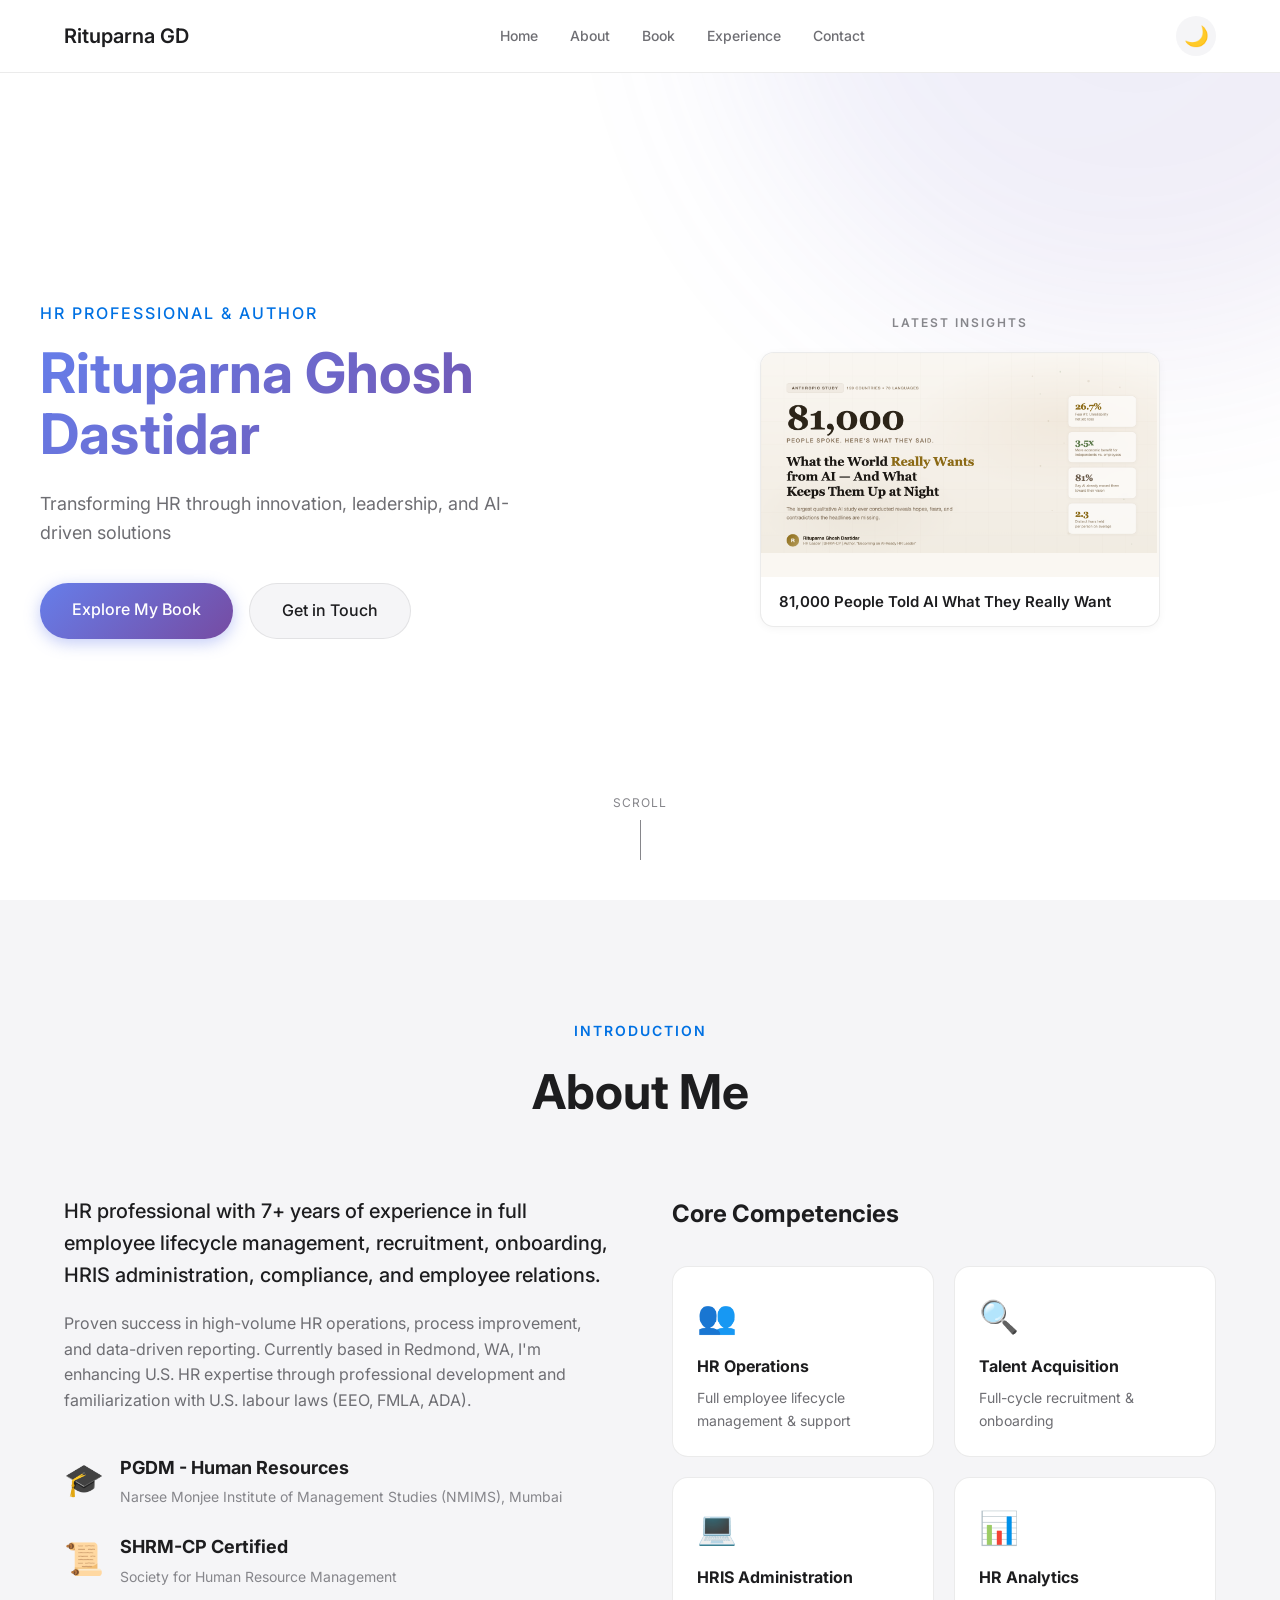
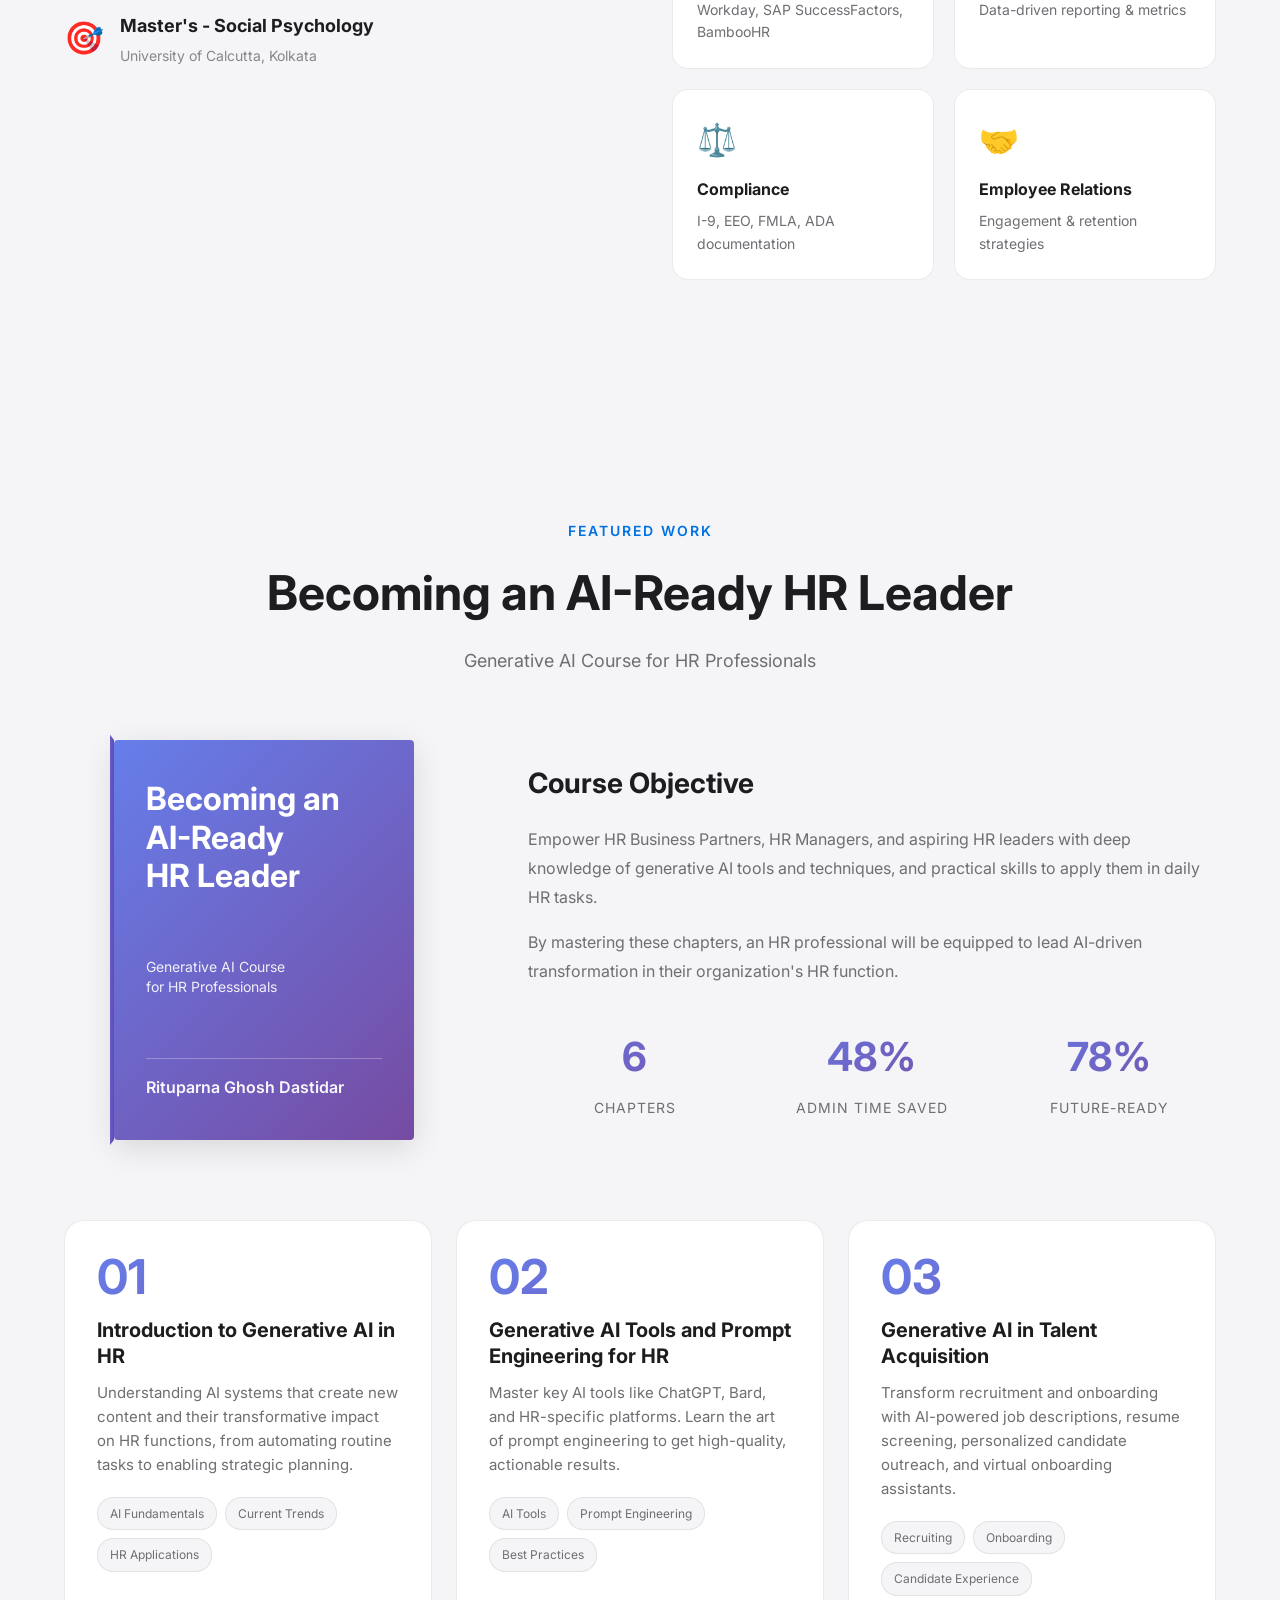
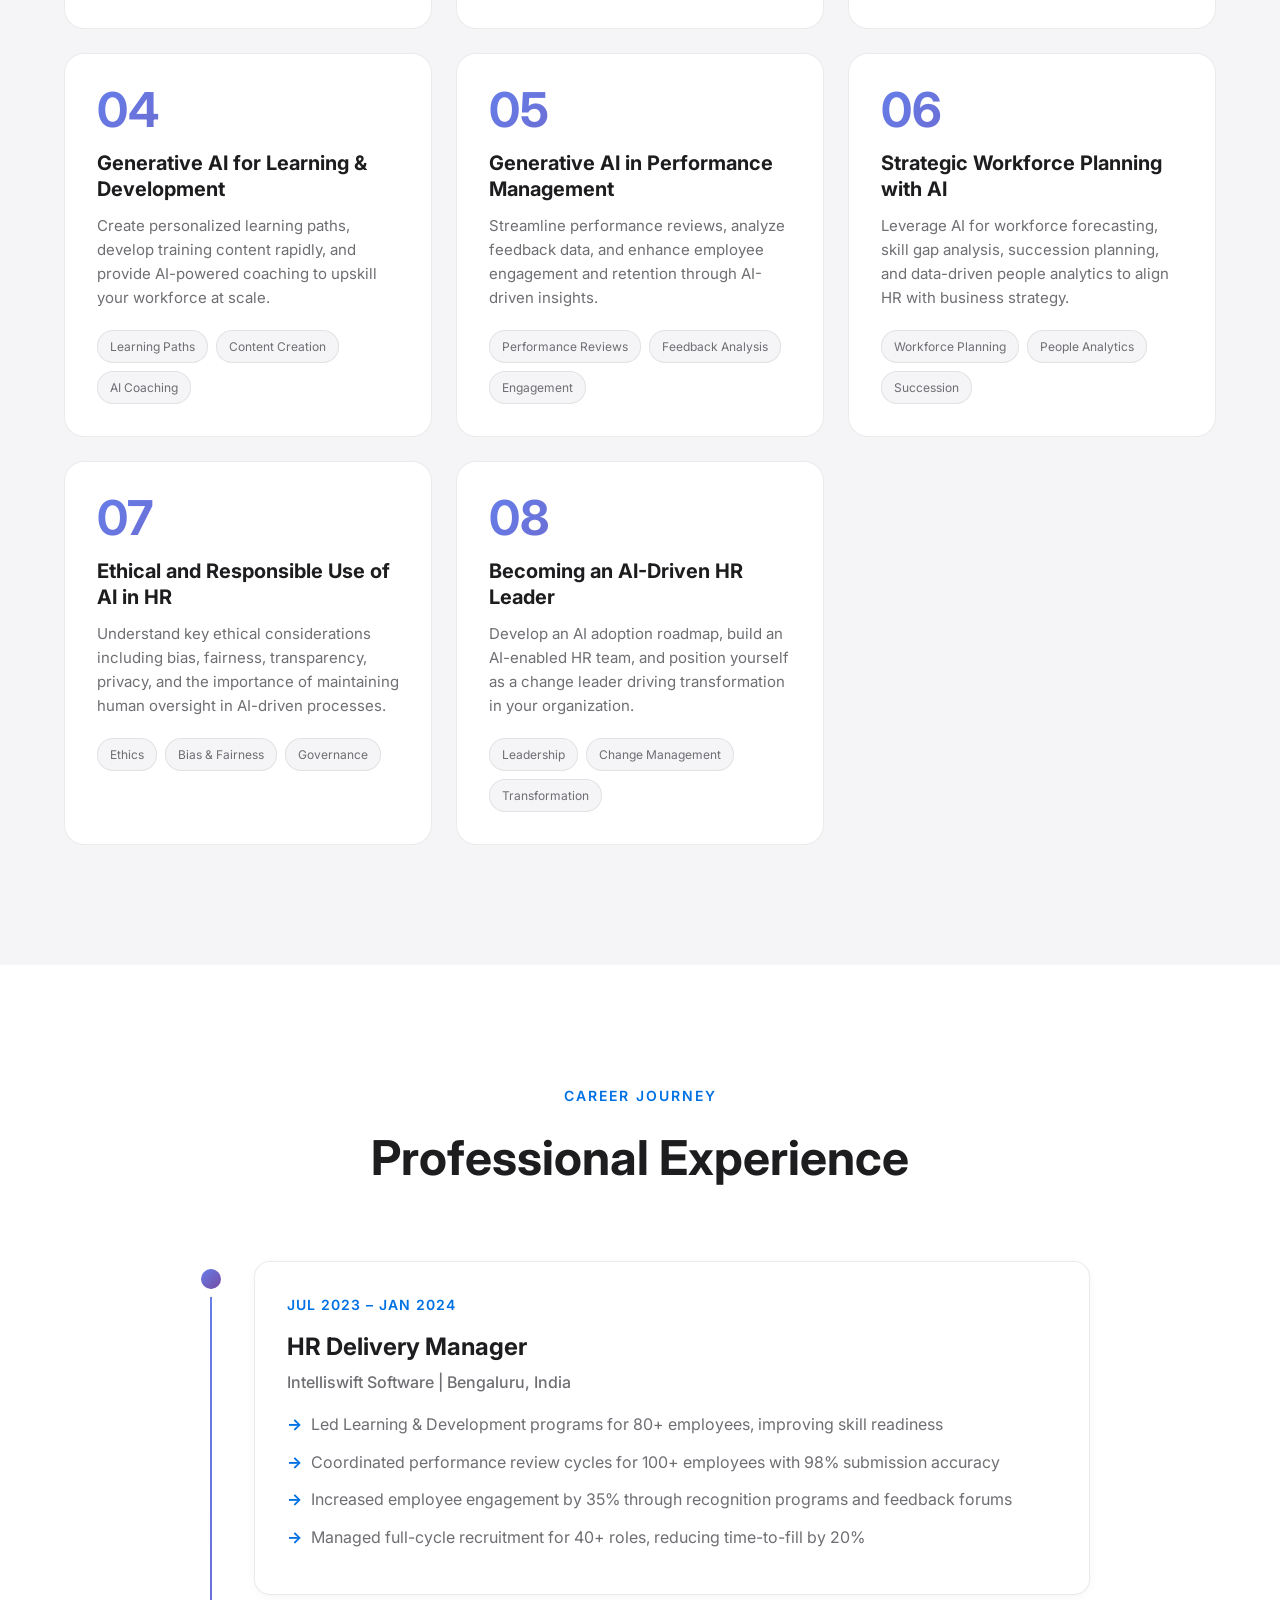
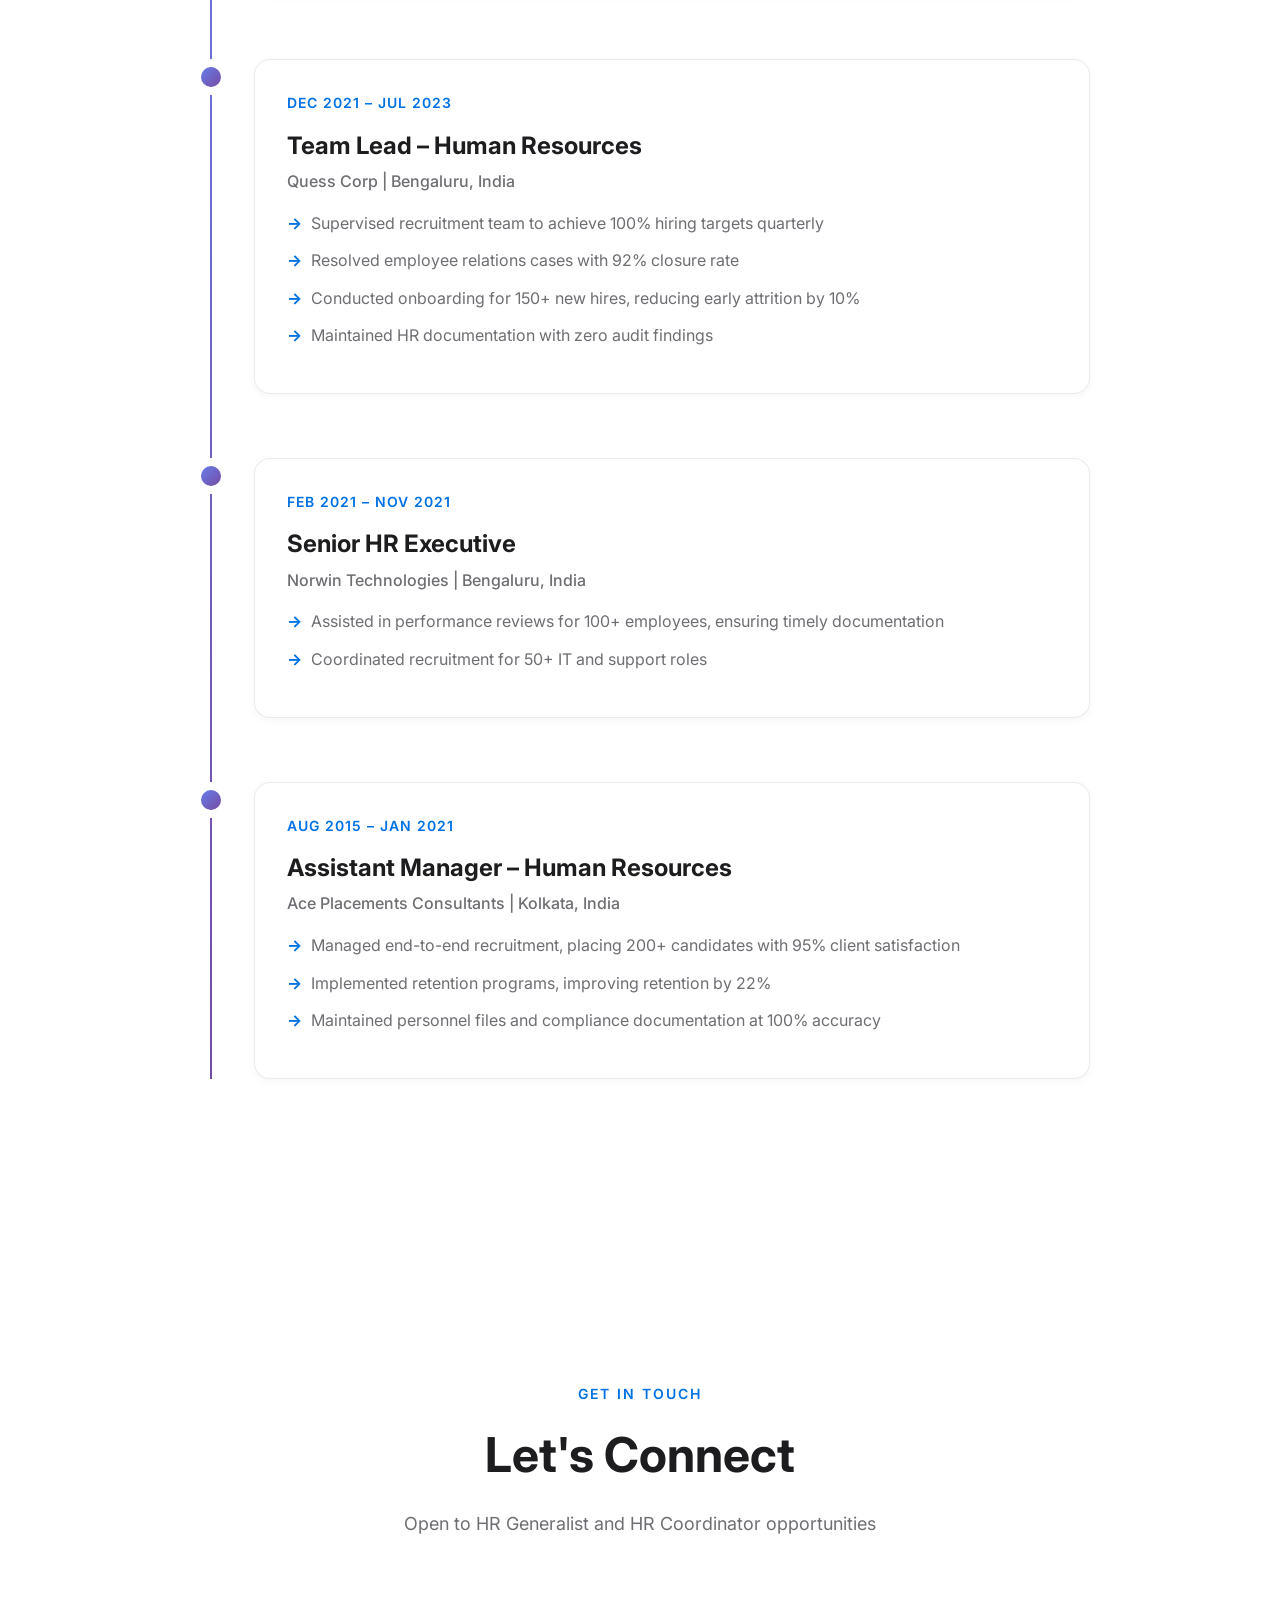
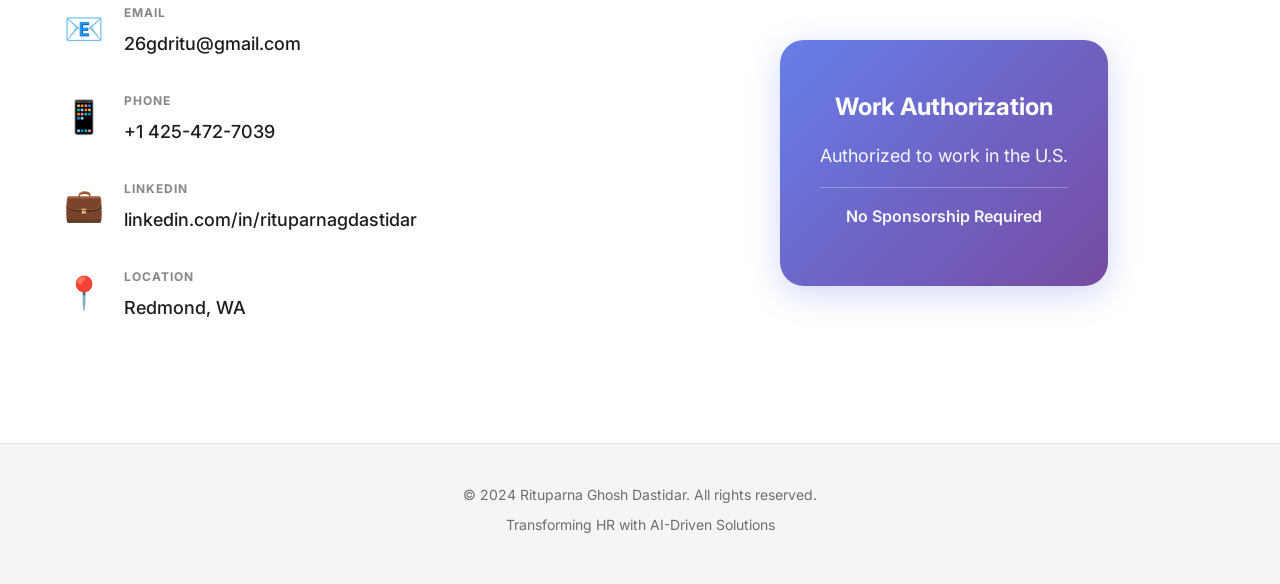
<file: index.html>
<!DOCTYPE html>
<html lang="en">
<head>
    <meta charset="UTF-8">
    <meta name="viewport" content="width=device-width, initial-scale=1.0">

    <!-- SEO Meta Tags -->
    <title>Rituparna Ghosh Dastidar | HR Professional & AI HR Leader Author</title>
    <meta name="description" content="Rituparna Ghosh Dastidar - HR Professional with 7+ years experience in talent acquisition, HRIS, and employee relations. Author of 'Becoming an AI-Ready HR Leader' book. SHRM-CP certified. Based in Redmond, WA.">
    <meta name="keywords" content="Rituparna Ghosh Dastidar, HR Professional, Human Resources, AI HR Leader, SHRM-CP, Talent Acquisition, HRIS, Workday, SAP SuccessFactors, HR Generalist, Redmond WA, Generative AI HR">
    <meta name="author" content="Rituparna Ghosh Dastidar">
    <meta name="robots" content="index, follow">
    <meta name="google-site-verification" content="XoSeFpcUNCn0x66uq65jvZkTR_rbzW-XODYYeWbk71E" />
    <link rel="canonical" href="https://26gdritu.github.io/ritu-ai-hr-leader/">

    <!-- Open Graph / Facebook -->
    <meta property="og:type" content="website">
    <meta property="og:url" content="https://26gdritu.github.io/ritu-ai-hr-leader/">
    <meta property="og:title" content="Rituparna Ghosh Dastidar | HR Professional & AI HR Leader Author">
    <meta property="og:description" content="HR Professional with 7+ years experience. Author of 'Becoming an AI-Ready HR Leader'. SHRM-CP certified. Expertise in talent acquisition, HRIS, and employee relations.">
    <meta property="og:site_name" content="Rituparna Ghosh Dastidar Portfolio">

    <!-- Twitter -->
    <meta property="twitter:card" content="summary_large_image">
    <meta property="twitter:url" content="https://26gdritu.github.io/ritu-ai-hr-leader/">
    <meta property="twitter:title" content="Rituparna Ghosh Dastidar | HR Professional & AI HR Leader Author">
    <meta property="twitter:description" content="HR Professional with 7+ years experience. Author of 'Becoming an AI-Ready HR Leader'. SHRM-CP certified.">

    <!-- LinkedIn -->
    <meta property="og:linkedin:profile" content="https://www.linkedin.com/in/rituparnagdastidar/">

    <link rel="stylesheet" href="styles.css">
    <link rel="preconnect" href="https://fonts.googleapis.com">
    <link rel="preconnect" href="https://fonts.gstatic.com" crossorigin>
    <link href="https://fonts.googleapis.com/css2?family=Inter:wght@300;400;500;600;700&display=swap" rel="stylesheet">

    <!-- Structured Data for AI & Search Engines -->
    <script type="application/ld+json">
    {
      "@context": "https://schema.org",
      "@graph": [
        {
          "@type": "Person",
          "@id": "https://26gdritu.github.io/ritu-ai-hr-leader/#person",
          "name": "Rituparna Ghosh Dastidar",
          "jobTitle": "HR Professional",
          "description": "HR Professional with 7+ years of experience in talent acquisition, HRIS administration, and employee relations. SHRM-CP certified.",
          "url": "https://26gdritu.github.io/ritu-ai-hr-leader/",
          "email": "26gdritu@gmail.com",
          "telephone": "+1-425-472-7039",
          "address": {
            "@type": "PostalAddress",
            "addressLocality": "Redmond",
            "addressRegion": "WA",
            "addressCountry": "US"
          },
          "hasCredential": {
            "@type": "EducationalOccupationalCredential",
            "name": "SHRM-CP",
            "credentialCategory": "certification"
          },
          "sameAs": ["https://www.linkedin.com/in/rituparnagdastidar/"],
          "knowsAbout": ["Human Resources", "Talent Acquisition", "HRIS", "Workday", "SAP SuccessFactors", "Generative AI in HR"]
        },
        {
          "@type": "Book",
          "name": "Becoming an AI-Ready HR Leader: Generative AI Course for HR Professionals",
          "author": {"@id": "https://26gdritu.github.io/ritu-ai-hr-leader/#person"},
          "description": "Comprehensive course empowering HR professionals with deep knowledge of generative AI tools and practical skills for daily HR tasks.",
          "about": ["Generative AI", "Human Resources", "HR Technology", "Talent Management"],
          "keywords": "AI in HR, Generative AI, HR Technology, HR Leadership"
        }
      ]
    }
    </script>
</head>
<body>
    <!-- Navigation -->
    <nav class="navbar" id="navbar">
        <div class="nav-container">
            <div class="nav-logo">Rituparna GD</div>
            <div class="nav-links">
                <a href="#home" class="nav-link">Home</a>
                <a href="#about" class="nav-link">About</a>
                <a href="#book" class="nav-link">Book</a>
                <a href="#experience" class="nav-link">Experience</a>
                <a href="#contact" class="nav-link">Contact</a>
            </div>
            <button class="theme-toggle" id="themeToggle" aria-label="Toggle theme">
                <span class="sun-icon">☀️</span>
                <span class="moon-icon">🌙</span>
            </button>
            <button class="mobile-menu-btn" id="mobileMenuBtn">
                <span></span>
                <span></span>
                <span></span>
            </button>
        </div>
    </nav>

    <!-- Hero Section -->
    <section class="hero" id="home">
        <div class="hero-split">
            <div class="hero-content fade-in">
                <p class="hero-subtitle">HR Professional & Author</p>
                <h1 class="hero-title">Rituparna Ghosh Dastidar</h1>
                <p class="hero-description">Transforming HR through innovation, leadership, and AI-driven solutions</p>
                <div class="hero-buttons">
                    <a href="#book" class="btn btn-primary">Explore My Book</a>
                    <a href="#contact" class="btn btn-secondary">Get in Touch</a>
                </div>
            </div>
            <div class="hero-posts fade-in">
                <div class="hero-posts-label">Latest Insights</div>
                <div class="hero-posts-grid" id="heroPostsGrid">
                    <a href="posts.html#anthropic-81k" class="hero-post-card">
                        <img src="weekly-content/anthropic-81k-cover.png" alt="81,000 People Told AI What They Really Want" class="hero-post-thumb">
                        <h4 class="hero-post-title">81,000 People Told AI What They Really Want</h4>
                    </a>
                    <!-- Add more posts here. Max 4 thumbnails. Grid auto-adapts. -->
                </div>
            </div>
        </div>
        <div class="scroll-indicator">
            <span>Scroll</span>
            <div class="scroll-line"></div>
        </div>
    </section>

    <!-- About Section -->
    <section class="about" id="about">
        <div class="container">
            <div class="section-header">
                <span class="section-label">Introduction</span>
                <h2 class="section-title">About Me</h2>
            </div>
            <div class="about-content">
                <div class="about-text">
                    <p class="lead-text">HR professional with 7+ years of experience in full employee lifecycle management, recruitment, onboarding, HRIS administration, compliance, and employee relations.</p>
                    <p>Proven success in high-volume HR operations, process improvement, and data-driven reporting. Currently based in Redmond, WA, I'm enhancing U.S. HR expertise through professional development and familiarization with U.S. labour laws (EEO, FMLA, ADA).</p>
                    <div class="credentials">
                        <div class="credential-item">
                            <div class="credential-icon">🎓</div>
                            <div>
                                <h4>PGDM - Human Resources</h4>
                                <p>Narsee Monjee Institute of Management Studies (NMIMS), Mumbai</p>
                            </div>
                        </div>
                        <div class="credential-item">
                            <div class="credential-icon">📜</div>
                            <div>
                                <h4>SHRM-CP Certified</h4>
                                <p>Society for Human Resource Management</p>
                            </div>
                        </div>
                        <div class="credential-item">
                            <div class="credential-icon">🎯</div>
                            <div>
                                <h4>Master's - Social Psychology</h4>
                                <p>University of Calcutta, Kolkata</p>
                            </div>
                        </div>
                    </div>
                </div>
                <div class="about-skills">
                    <h3>Core Competencies</h3>
                    <div class="skills-grid">
                        <div class="skill-card">
                            <div class="skill-icon">👥</div>
                            <h4>HR Operations</h4>
                            <p>Full employee lifecycle management & support</p>
                        </div>
                        <div class="skill-card">
                            <div class="skill-icon">🔍</div>
                            <h4>Talent Acquisition</h4>
                            <p>Full-cycle recruitment & onboarding</p>
                        </div>
                        <div class="skill-card">
                            <div class="skill-icon">💻</div>
                            <h4>HRIS Administration</h4>
                            <p>Workday, SAP SuccessFactors, BambooHR</p>
                        </div>
                        <div class="skill-card">
                            <div class="skill-icon">📊</div>
                            <h4>HR Analytics</h4>
                            <p>Data-driven reporting & metrics</p>
                        </div>
                        <div class="skill-card">
                            <div class="skill-icon">⚖️</div>
                            <h4>Compliance</h4>
                            <p>I-9, EEO, FMLA, ADA documentation</p>
                        </div>
                        <div class="skill-card">
                            <div class="skill-icon">🤝</div>
                            <h4>Employee Relations</h4>
                            <p>Engagement & retention strategies</p>
                        </div>
                    </div>
                </div>
            </div>
        </div>
    </section>

    <!-- Book Section -->
    <section class="book" id="book">
        <div class="container">
            <div class="section-header">
                <span class="section-label">Featured Work</span>
                <h2 class="section-title">Becoming an AI-Ready HR Leader</h2>
                <p class="section-subtitle">Generative AI Course for HR Professionals</p>
            </div>
            <div class="book-intro">
                <div class="book-cover-container">
                    <div class="book-cover">
                        <div class="book-spine"></div>
                        <div class="book-front">
                            <h3>Becoming an<br>AI-Ready<br>HR Leader</h3>
                            <p>Generative AI Course<br>for HR Professionals</p>
                            <div class="author-name">Rituparna Ghosh Dastidar</div>
                        </div>
                    </div>
                </div>
                <div class="book-description">
                    <h3>Course Objective</h3>
                    <p>Empower HR Business Partners, HR Managers, and aspiring HR leaders with deep knowledge of generative AI tools and techniques, and practical skills to apply them in daily HR tasks.</p>
                    <p>By mastering these chapters, an HR professional will be equipped to lead AI-driven transformation in their organization's HR function.</p>
                    <div class="book-stats">
                        <div class="stat-item">
                            <span class="stat-number">8</span>
                            <span class="stat-label">Chapters</span>
                        </div>
                        <div class="stat-item">
                            <span class="stat-number">60-70%</span>
                            <span class="stat-label">Admin Time Saved</span>
                        </div>
                        <div class="stat-item">
                            <span class="stat-number">100%</span>
                            <span class="stat-label">Future-Ready</span>
                        </div>
                    </div>
                </div>
            </div>

            <!-- Chapter Cards -->
            <div class="chapters-grid">
                <div class="chapter-card">
                    <div class="chapter-number">01</div>
                    <h3>Introduction to Generative AI in HR</h3>
                    <p>Understanding AI systems that create new content and their transformative impact on HR functions, from automating routine tasks to enabling strategic planning.</p>
                    <div class="chapter-topics">
                        <span class="topic-tag">AI Fundamentals</span>
                        <span class="topic-tag">Current Trends</span>
                        <span class="topic-tag">HR Applications</span>
                    </div>
                </div>

                <div class="chapter-card">
                    <div class="chapter-number">02</div>
                    <h3>Generative AI Tools and Prompt Engineering for HR</h3>
                    <p>Master key AI tools like ChatGPT, Bard, and HR-specific platforms. Learn the art of prompt engineering to get high-quality, actionable results.</p>
                    <div class="chapter-topics">
                        <span class="topic-tag">AI Tools</span>
                        <span class="topic-tag">Prompt Engineering</span>
                        <span class="topic-tag">Best Practices</span>
                    </div>
                </div>

                <div class="chapter-card">
                    <div class="chapter-number">03</div>
                    <h3>Generative AI in Talent Acquisition</h3>
                    <p>Transform recruitment and onboarding with AI-powered job descriptions, resume screening, personalized candidate outreach, and virtual onboarding assistants.</p>
                    <div class="chapter-topics">
                        <span class="topic-tag">Recruiting</span>
                        <span class="topic-tag">Onboarding</span>
                        <span class="topic-tag">Candidate Experience</span>
                    </div>
                </div>

                <div class="chapter-card">
                    <div class="chapter-number">04</div>
                    <h3>Generative AI for Learning & Development</h3>
                    <p>Create personalized learning paths, develop training content rapidly, and provide AI-powered coaching to upskill your workforce at scale.</p>
                    <div class="chapter-topics">
                        <span class="topic-tag">Learning Paths</span>
                        <span class="topic-tag">Content Creation</span>
                        <span class="topic-tag">AI Coaching</span>
                    </div>
                </div>

                <div class="chapter-card">
                    <div class="chapter-number">05</div>
                    <h3>Generative AI in Performance Management</h3>
                    <p>Streamline performance reviews, analyze feedback data, and enhance employee engagement and retention through AI-driven insights.</p>
                    <div class="chapter-topics">
                        <span class="topic-tag">Performance Reviews</span>
                        <span class="topic-tag">Feedback Analysis</span>
                        <span class="topic-tag">Engagement</span>
                    </div>
                </div>

                <div class="chapter-card">
                    <div class="chapter-number">06</div>
                    <h3>Strategic Workforce Planning with AI</h3>
                    <p>Leverage AI for workforce forecasting, skill gap analysis, succession planning, and data-driven people analytics to align HR with business strategy.</p>
                    <div class="chapter-topics">
                        <span class="topic-tag">Workforce Planning</span>
                        <span class="topic-tag">People Analytics</span>
                        <span class="topic-tag">Succession</span>
                    </div>
                </div>

                <div class="chapter-card">
                    <div class="chapter-number">07</div>
                    <h3>Ethical and Responsible Use of AI in HR</h3>
                    <p>Understand key ethical considerations including bias, fairness, transparency, privacy, and the importance of maintaining human oversight in AI-driven processes.</p>
                    <div class="chapter-topics">
                        <span class="topic-tag">Ethics</span>
                        <span class="topic-tag">Bias & Fairness</span>
                        <span class="topic-tag">Governance</span>
                    </div>
                </div>

                <div class="chapter-card">
                    <div class="chapter-number">08</div>
                    <h3>Becoming an AI-Driven HR Leader</h3>
                    <p>Develop an AI adoption roadmap, build an AI-enabled HR team, and position yourself as a change leader driving transformation in your organization.</p>
                    <div class="chapter-topics">
                        <span class="topic-tag">Leadership</span>
                        <span class="topic-tag">Change Management</span>
                        <span class="topic-tag">Transformation</span>
                    </div>
                </div>
            </div>
        </div>
    </section>

    <!-- Experience Section -->
    <section class="experience" id="experience">
        <div class="container">
            <div class="section-header">
                <span class="section-label">Career Journey</span>
                <h2 class="section-title">Professional Experience</h2>
            </div>
            <div class="timeline">
                <div class="timeline-item">
                    <div class="timeline-dot"></div>
                    <div class="timeline-content">
                        <span class="timeline-date">Jul 2023 – Jan 2024</span>
                        <h3>HR Delivery Manager</h3>
                        <h4>Intelliswift Software | Bengaluru, India</h4>
                        <ul>
                            <li>Led Learning & Development programs for 80+ employees, improving skill readiness</li>
                            <li>Coordinated performance review cycles for 100+ employees with 98% submission accuracy</li>
                            <li>Increased employee engagement by 35% through recognition programs and feedback forums</li>
                            <li>Managed full-cycle recruitment for 40+ roles, reducing time-to-fill by 20%</li>
                        </ul>
                    </div>
                </div>
                <div class="timeline-item">
                    <div class="timeline-dot"></div>
                    <div class="timeline-content">
                        <span class="timeline-date">Dec 2021 – Jul 2023</span>
                        <h3>Team Lead – Human Resources</h3>
                        <h4>Quess Corp | Bengaluru, India</h4>
                        <ul>
                            <li>Supervised recruitment team to achieve 100% hiring targets quarterly</li>
                            <li>Resolved employee relations cases with 92% closure rate</li>
                            <li>Conducted onboarding for 150+ new hires, reducing early attrition by 10%</li>
                            <li>Maintained HR documentation with zero audit findings</li>
                        </ul>
                    </div>
                </div>
                <div class="timeline-item">
                    <div class="timeline-dot"></div>
                    <div class="timeline-content">
                        <span class="timeline-date">Feb 2021 – Nov 2021</span>
                        <h3>Senior HR Executive</h3>
                        <h4>Norwin Technologies | Bengaluru, India</h4>
                        <ul>
                            <li>Assisted in performance reviews for 100+ employees, ensuring timely documentation</li>
                            <li>Coordinated recruitment for 50+ IT and support roles</li>
                        </ul>
                    </div>
                </div>
                <div class="timeline-item">
                    <div class="timeline-dot"></div>
                    <div class="timeline-content">
                        <span class="timeline-date">Aug 2015 – Jan 2021</span>
                        <h3>Assistant Manager – Human Resources</h3>
                        <h4>Ace Placements Consultants | Kolkata, India</h4>
                        <ul>
                            <li>Managed end-to-end recruitment, placing 200+ candidates with 95% client satisfaction</li>
                            <li>Implemented retention programs, improving retention by 22%</li>
                            <li>Maintained personnel files and compliance documentation at 100% accuracy</li>
                        </ul>
                    </div>
                </div>
            </div>
        </div>
    </section>

    <!-- Contact Section -->
    <section class="contact" id="contact">
        <div class="container">
            <div class="section-header">
                <span class="section-label">Get In Touch</span>
                <h2 class="section-title">Let's Connect</h2>
                <p class="section-subtitle">Open to HR Generalist and HR Coordinator opportunities</p>
            </div>
            <div class="contact-content">
                <div class="contact-info">
                    <div class="contact-item">
                        <div class="contact-icon">📧</div>
                        <div>
                            <h4>Email</h4>
                            <a href="mailto:26gdritu@gmail.com">26gdritu@gmail.com</a>
                        </div>
                    </div>
                    <div class="contact-item">
                        <div class="contact-icon">📱</div>
                        <div>
                            <h4>Phone</h4>
                            <a href="tel:+14254727039">+1 425-472-7039</a>
                        </div>
                    </div>
                    <div class="contact-item">
                        <div class="contact-icon">💼</div>
                        <div>
                            <h4>LinkedIn</h4>
                            <a href="https://www.linkedin.com/in/rituparnagdastidar/" target="_blank" rel="noopener noreferrer">linkedin.com/in/rituparnagdastidar</a>
                        </div>
                    </div>
                    <div class="contact-item">
                        <div class="contact-icon">📍</div>
                        <div>
                            <h4>Location</h4>
                            <p>Redmond, WA</p>
                        </div>
                    </div>
                </div>
                <div class="contact-cta">
                    <div class="cta-card">
                        <h3>Work Authorization</h3>
                        <p>Authorized to work in the U.S.</p>
                        <p class="visa-status">No Sponsorship Required</p>
                    </div>
                </div>
            </div>
        </div>
    </section>

    <!-- Footer -->
    <footer class="footer">
        <div class="container">
            <div class="footer-content">
                <p>&copy; 2024 Rituparna Ghosh Dastidar. All rights reserved.</p>
                <p class="footer-tagline">Transforming HR with AI-Driven Solutions</p>
            </div>
        </div>
    </footer>

    <script src="script.js"></script>
</body>
</html>
</file>
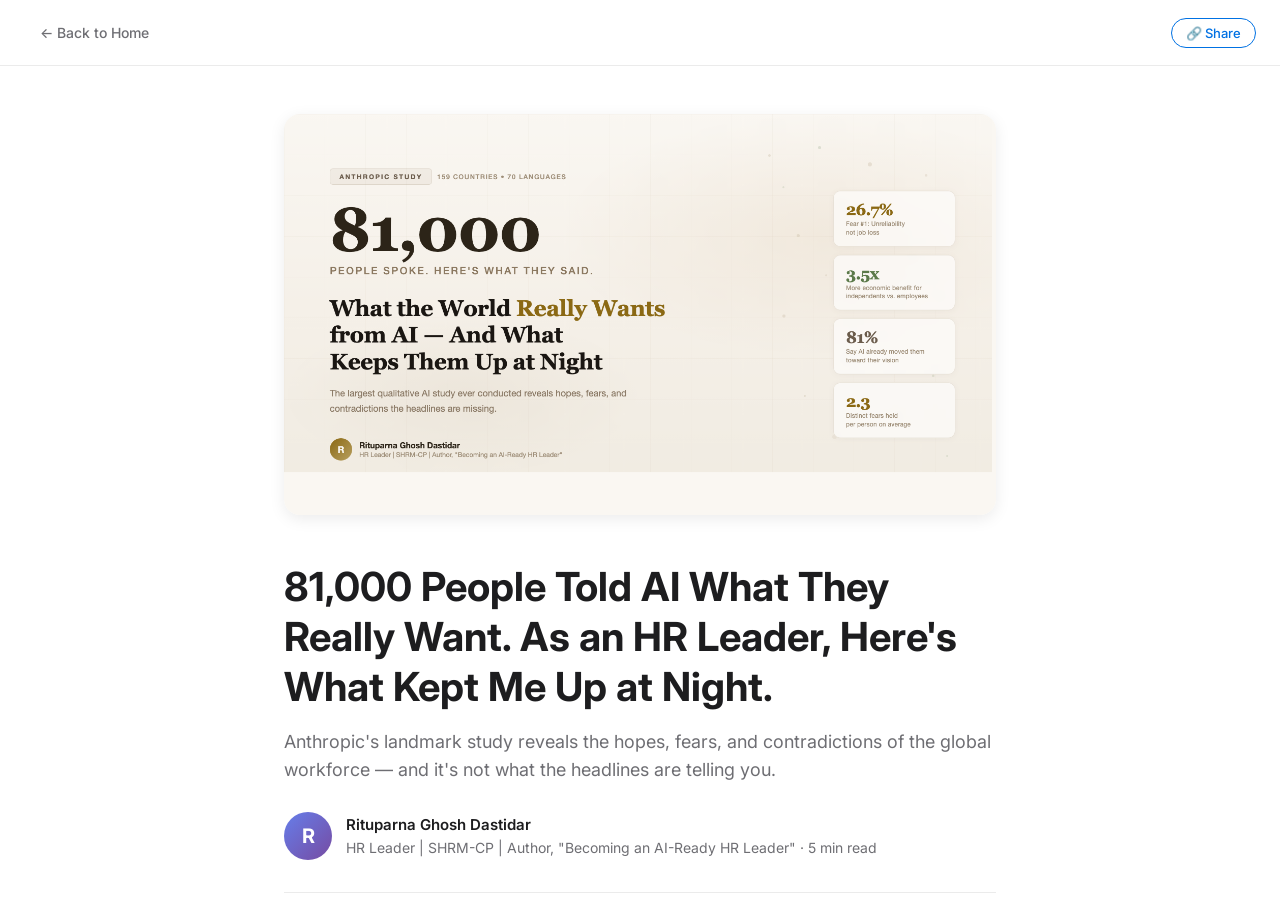
<file: posts.html>
<!DOCTYPE html>
<html lang="en">
<head>
    <meta charset="UTF-8">
    <meta name="viewport" content="width=device-width, initial-scale=1.0">
    <title>Posts | Rituparna Ghosh Dastidar</title>
    <meta name="description" content="Insights and articles by Rituparna Ghosh Dastidar on AI, HR, and the Future of Work.">
    <link rel="stylesheet" href="styles.css">
    <link rel="preconnect" href="https://fonts.googleapis.com">
    <link rel="preconnect" href="https://fonts.gstatic.com" crossorigin>
    <link href="https://fonts.googleapis.com/css2?family=Inter:wght@300;400;500;600;700&display=swap" rel="stylesheet">
    <style>
        /* ===========================
           Posts Page Styles
           =========================== */
        .posts-hero {
            padding: 140px 24px 60px;
            background: var(--bg-primary);
            text-align: center;
        }

        /* Posts Grid */
        .posts-section {
            padding: 40px 0 120px;
            background: var(--bg-secondary);
        }

        .posts-grid {
            display: grid;
            grid-template-columns: repeat(auto-fill, minmax(360px, 1fr));
            gap: 32px;
        }

        .post-card {
            background: var(--card-bg);
            border-radius: 20px;
            border: 1px solid var(--card-border);
            overflow: hidden;
            transition: all 0.3s ease;
            cursor: pointer;
            position: relative;
        }

        .post-card::before {
            content: '';
            position: absolute;
            top: 0;
            left: 0;
            right: 0;
            height: 4px;
            background: var(--accent-gradient);
            transform: scaleX(0);
            transform-origin: left;
            transition: transform 0.3s ease;
        }

        .post-card:hover::before {
            transform: scaleX(1);
        }

        .post-card:hover {
            transform: translateY(-8px);
            box-shadow: var(--shadow-lg);
        }

        .post-thumbnail {
            width: 100%;
            aspect-ratio: 16/9;
            object-fit: cover;
            display: block;
        }

        .post-card-body {
            padding: 28px;
        }

        .post-meta {
            display: flex;
            align-items: center;
            gap: 12px;
            margin-bottom: 14px;
        }

        .post-date {
            font-size: 0.8125rem;
            color: var(--text-tertiary);
            font-weight: 500;
        }

        .post-tag {
            font-size: 0.6875rem;
            padding: 4px 10px;
            background: var(--bg-secondary);
            color: var(--accent-primary);
            border-radius: 12px;
            font-weight: 600;
            text-transform: uppercase;
            letter-spacing: 0.5px;
        }

        .post-card-body h3 {
            font-size: 1.25rem;
            font-weight: 700;
            line-height: 1.35;
            margin-bottom: 12px;
            color: var(--text-primary);
        }

        .post-card-body p {
            font-size: 0.9375rem;
            color: var(--text-secondary);
            line-height: 1.6;
            margin-bottom: 16px;
            display: -webkit-box;
            -webkit-line-clamp: 3;
            -webkit-box-orient: vertical;
            overflow: hidden;
        }

        .post-read-more {
            font-size: 0.875rem;
            font-weight: 600;
            color: var(--accent-primary);
            display: inline-flex;
            align-items: center;
            gap: 6px;
            transition: gap 0.2s ease;
        }

        .post-card:hover .post-read-more {
            gap: 10px;
        }

        /* ===========================
           Article Overlay
           =========================== */
        .article-overlay {
            display: none;
            position: fixed;
            top: 0;
            left: 0;
            right: 0;
            bottom: 0;
            z-index: 2000;
            background: var(--bg-primary);
            overflow-y: auto;
            animation: slideInFromRight 0.35s ease;
        }

        .article-overlay.active {
            display: block;
        }

        @keyframes slideInFromRight {
            from {
                opacity: 0;
                transform: translateX(40px);
            }
            to {
                opacity: 1;
                transform: translateX(0);
            }
        }

        .article-close-bar {
            position: sticky;
            top: 0;
            z-index: 100;
            background: var(--bg-primary);
            border-bottom: 1px solid var(--card-border);
            backdrop-filter: blur(20px);
            -webkit-backdrop-filter: blur(20px);
            padding: 16px 24px;
            display: flex;
            align-items: center;
            justify-content: space-between;
        }

        .article-back-btn {
            display: inline-flex;
            align-items: center;
            gap: 8px;
            font-size: 0.875rem;
            font-weight: 500;
            color: var(--text-secondary);
            background: none;
            border: none;
            cursor: pointer;
            padding: 8px 16px;
            border-radius: 8px;
            transition: all 0.2s ease;
            font-family: inherit;
        }

        .article-back-btn:hover {
            color: var(--text-primary);
            background: var(--bg-secondary);
        }

        .article-share-btn {
            display: inline-flex;
            align-items: center;
            gap: 6px;
            font-size: 0.8125rem;
            font-weight: 500;
            color: var(--accent-primary);
            background: none;
            border: 1px solid var(--accent-primary);
            cursor: pointer;
            padding: 6px 14px;
            border-radius: 20px;
            transition: all 0.2s ease;
            font-family: inherit;
        }

        .article-share-btn:hover {
            background: var(--accent-primary);
            color: white;
        }

        /* Article Content Styles */
        .article-container {
            max-width: 760px;
            margin: 0 auto;
            padding: 48px 24px 100px;
        }

        .article-cover {
            width: 100%;
            border-radius: 16px;
            margin-bottom: 40px;
            box-shadow: var(--shadow-md);
        }

        .article-header {
            margin-bottom: 40px;
        }

        .article-header h1 {
            font-size: clamp(1.75rem, 4vw, 2.5rem);
            font-weight: 700;
            line-height: 1.25;
            margin-bottom: 16px;
            color: var(--text-primary);
        }

        .article-header .subtitle {
            font-size: 1.125rem;
            color: var(--text-secondary);
            line-height: 1.55;
            margin-bottom: 28px;
        }

        .article-author {
            display: flex;
            align-items: center;
            gap: 14px;
            padding-bottom: 32px;
            border-bottom: 1px solid var(--card-border);
        }

        .article-avatar {
            width: 48px;
            height: 48px;
            border-radius: 50%;
            background: var(--accent-gradient);
            display: flex;
            align-items: center;
            justify-content: center;
            font-size: 1.25rem;
            font-weight: 700;
            color: white;
            flex-shrink: 0;
        }

        .article-author-meta {
            font-size: 0.875rem;
            color: var(--text-secondary);
            line-height: 1.5;
        }

        .article-author-meta strong {
            color: var(--text-primary);
            font-weight: 600;
            display: block;
            font-size: 0.9375rem;
        }

        /* Article Body */
        .article-body h2 {
            font-size: 1.625rem;
            font-weight: 700;
            margin-top: 48px;
            margin-bottom: 20px;
            color: var(--text-primary);
            line-height: 1.3;
        }

        .article-body h3 {
            font-size: 1.25rem;
            font-weight: 700;
            margin-top: 36px;
            margin-bottom: 14px;
            color: var(--text-primary);
        }

        .article-body p {
            font-size: 1.0625rem;
            line-height: 1.8;
            color: var(--text-secondary);
            margin-bottom: 20px;
        }

        .article-body strong {
            color: var(--text-primary);
            font-weight: 600;
        }

        .article-body em {
            font-style: italic;
        }

        .article-body hr {
            border: none;
            height: 1px;
            background: var(--card-border);
            margin: 44px 0;
        }

        .article-body blockquote {
            border-left: 3px solid var(--accent-primary);
            padding: 4px 0 4px 24px;
            margin: 28px 0;
            font-style: italic;
            color: var(--text-primary);
            font-size: 1.125rem;
            line-height: 1.7;
        }

        .article-body ul, .article-body ol {
            padding-left: 24px;
            margin: 16px 0 24px;
        }

        .article-body li {
            font-size: 1.0625rem;
            line-height: 1.8;
            color: var(--text-secondary);
            margin-bottom: 10px;
        }

        /* Vision list */
        .vision-list {
            list-style: none;
            padding: 0;
            margin: 20px 0 28px;
        }

        .vision-list li {
            display: flex;
            align-items: baseline;
            gap: 14px;
            padding: 14px 0;
            border-bottom: 1px solid var(--card-border);
            font-size: 1.0625rem;
            line-height: 1.6;
            color: var(--text-secondary);
        }

        .vision-list li:last-child {
            border-bottom: none;
        }

        .vision-pct {
            font-weight: 700;
            color: var(--accent-primary);
            min-width: 55px;
            text-align: right;
            flex-shrink: 0;
            font-size: 0.9375rem;
        }

        /* Highlight box */
        .highlight-box {
            background: var(--bg-secondary);
            border-left: 3px solid var(--accent-primary);
            padding: 24px 28px;
            margin: 28px 0;
            border-radius: 0 12px 12px 0;
        }

        .highlight-box p {
            margin-bottom: 0;
            color: var(--text-primary);
        }

        /* Stat callout */
        .stat-callout {
            text-align: center;
            padding: 36px 20px;
            margin: 36px 0;
        }

        .stat-callout .number {
            font-size: 3.5rem;
            font-weight: 700;
            background: var(--accent-gradient);
            -webkit-background-clip: text;
            -webkit-text-fill-color: transparent;
            background-clip: text;
            line-height: 1;
            margin-bottom: 8px;
        }

        .stat-callout .label {
            font-size: 0.9375rem;
            color: var(--text-secondary);
            font-weight: 500;
        }

        /* Tension cards */
        .tension-card {
            background: var(--card-bg);
            border: 1px solid var(--card-border);
            border-radius: 16px;
            padding: 28px 32px;
            margin: 24px 0;
            box-shadow: var(--shadow-sm);
        }

        .tension-card h3 {
            margin-top: 0;
        }

        .tension-card p {
            font-size: 1rem;
        }

        .tension-card p:last-child {
            margin-bottom: 0;
        }

        .nuance {
            font-size: 0.9375rem !important;
            font-weight: 600;
            color: #34a853 !important;
        }

        [data-theme="dark"] .nuance {
            color: #81c995 !important;
        }

        .warning {
            font-size: 0.9375rem !important;
            font-weight: 600;
            color: #d93025 !important;
        }

        [data-theme="dark"] .warning {
            color: #f28b82 !important;
        }

        /* Geo row */
        .geo-row {
            display: flex;
            gap: 20px;
            margin: 24px 0;
        }

        .geo-card {
            flex: 1;
            background: var(--card-bg);
            border: 1px solid var(--card-border);
            border-radius: 14px;
            padding: 24px;
            box-shadow: var(--shadow-sm);
        }

        .geo-card h4 {
            font-size: 0.75rem;
            font-weight: 600;
            text-transform: uppercase;
            letter-spacing: 1.5px;
            margin-bottom: 12px;
            color: var(--text-tertiary);
        }

        .geo-card.optimistic h4 {
            color: #34a853;
        }

        [data-theme="dark"] .geo-card.optimistic h4 {
            color: #81c995;
        }

        .geo-card.skeptical h4 {
            color: #d93025;
        }

        [data-theme="dark"] .geo-card.skeptical h4 {
            color: #f28b82;
        }

        .geo-card p {
            font-size: 0.9375rem;
            margin-bottom: 6px;
        }

        /* Takeaway */
        .takeaway {
            margin: 28px 0;
            padding: 20px 0;
            border-top: 1px solid var(--card-border);
        }

        .takeaway h3 {
            font-size: 0.875rem;
            font-weight: 700;
            color: var(--accent-primary);
            text-transform: uppercase;
            letter-spacing: 1px;
            margin-top: 0;
            margin-bottom: 14px;
        }

        .takeaway ul {
            padding-left: 20px;
        }

        .takeaway li {
            font-size: 1rem;
            line-height: 1.7;
            padding: 4px 0;
        }

        /* Article bio */
        .article-bio {
            margin-top: 48px;
            padding-top: 28px;
            border-top: 1px solid var(--card-border);
            font-size: 0.9375rem;
            color: var(--text-secondary);
            line-height: 1.7;
        }

        .article-bio a {
            color: var(--accent-primary);
            text-decoration: none;
        }

        .article-bio a:hover {
            text-decoration: underline;
        }

        .article-source {
            margin-top: 20px;
            font-size: 0.8125rem;
            color: var(--text-tertiary);
        }

        .article-source a {
            color: var(--accent-primary);
            text-decoration: none;
        }

        /* ===========================
           Responsive
           =========================== */
        @media (max-width: 968px) {
            .posts-grid {
                grid-template-columns: 1fr;
            }
        }

        @media (max-width: 640px) {
            .posts-hero {
                padding: 120px 16px 40px;
            }

            .posts-section {
                padding: 24px 0 60px;
            }

            .post-card-body {
                padding: 20px;
            }

            .article-container {
                padding: 32px 16px 60px;
            }

            .tension-card {
                padding: 20px;
            }

            .geo-row {
                flex-direction: column;
            }

            .stat-callout .number {
                font-size: 2.5rem;
            }
        }
    </style>
</head>
<body>
    <!-- Navigation -->
    <nav class="navbar" id="navbar">
        <div class="nav-container">
            <div class="nav-logo">Rituparna GD</div>
            <div class="nav-links">
                <a href="index.html#home" class="nav-link">Home</a>
                <a href="index.html#about" class="nav-link">About</a>
                <a href="index.html#book" class="nav-link">Book</a>
                <a href="index.html#experience" class="nav-link">Experience</a>
                <a href="index.html#contact" class="nav-link">Contact</a>
            </div>
            <button class="theme-toggle" id="themeToggle" aria-label="Toggle theme">
                <span class="sun-icon">&#9728;&#65039;</span>
                <span class="moon-icon">&#127769;</span>
            </button>
            <button class="mobile-menu-btn" id="mobileMenuBtn">
                <span></span>
                <span></span>
                <span></span>
            </button>
        </div>
    </nav>

    <!-- Article Overlay: Anthropic 81K -->
    <div class="article-overlay" id="article-anthropic-81k">
        <div class="article-close-bar">
            <button class="article-back-btn" onclick="goHome()">&#8592; Back to Home</button>
            <button class="article-share-btn" onclick="copyLink()">&#128279; Share</button>
        </div>
        <div class="article-container">
            <img src="weekly-content/anthropic-81k-cover.png" alt="Cover" class="article-cover">

            <div class="article-header">
                <h1>81,000 People Told AI What They Really Want. As an HR Leader, Here's What Kept Me Up at Night.</h1>
                <p class="subtitle">Anthropic's landmark study reveals the hopes, fears, and contradictions of the global workforce &mdash; and it's not what the headlines are telling you.</p>
                <div class="article-author">
                    <div class="article-avatar">R</div>
                    <div class="article-author-meta">
                        <strong>Rituparna Ghosh Dastidar</strong>
                        HR Leader | SHRM-CP | Author, "Becoming an AI-Ready HR Leader" &middot; 5 min read
                    </div>
                </div>
            </div>

            <div class="article-body">

                <p>Last week, Anthropic released the largest qualitative AI study ever conducted &mdash; 80,508 people across 159 countries, in 70 languages, sharing what they actually want from AI, where it's delivering, and what terrifies them.</p>

                <p>As someone who has spent 7+ years in HR and is currently writing a book on becoming an AI-ready HR leader, I didn't just read this study. I sat with it. Because this isn't a tech report &mdash; it's a mirror held up to the modern workforce.</p>

                <p>And what it reflects back should matter to every professional, regardless of your role.</p>

                <p>Here's what you need to know &mdash; in 5 minutes.</p>

                <hr>

                <h2>The Big Picture: What Do 81,000 People Actually Want from AI?</h2>

                <p>Forget the robot-apocalypse narrative. Here's what real people said:</p>

                <ul class="vision-list">
                    <li><span class="vision-pct">18.8%</span> <span><strong>Professional Excellence</strong> &mdash; handle routine work so I can think strategically</span></li>
                    <li><span class="vision-pct">13.7%</span> <span><strong>Personal Transformation</strong> &mdash; growth, emotional wellbeing, becoming a better version of myself</span></li>
                    <li><span class="vision-pct">13.5%</span> <span><strong>Life Management</strong> &mdash; help me organize the chaos of modern life</span></li>
                    <li><span class="vision-pct">11.1%</span> <span><strong>Time Freedom</strong> &mdash; give me back hours for family, hobbies, relationships</span></li>
                    <li><span class="vision-pct">9.7%</span> <span><strong>Financial Independence</strong> &mdash; help me earn, save, build wealth</span></li>
                    <li><span class="vision-pct">9.4%</span> <span><strong>Societal Transformation</strong> &mdash; solve the big problems: poverty, disease, climate</span></li>
                    <li><span class="vision-pct">8.7%</span> <span><strong>Entrepreneurship</strong> &mdash; help me build something of my own</span></li>
                    <li><span class="vision-pct">8.4%</span> <span><strong>Learning &amp; Growth</strong> &mdash; teach me what I can't access otherwise</span></li>
                    <li><span class="vision-pct">5.6%</span> <span><strong>Creative Expression</strong> &mdash; help me create what's been stuck inside me</span></li>
                </ul>

                <div class="highlight-box">
                    <p><strong>The hidden truth:</strong> About a third of people aren't asking AI to make them more productive at work. They want AI to create <em>capacity in their life</em> &mdash; time for family, space for growth, freedom from cognitive overload.</p>
                </div>

                <p>Many who initially talked about productivity eventually revealed a deeper desire: automate my emails so I can be present at dinner. Help me with reports so I don't work weekends.</p>

                <p>This isn't a technology story. It's a human story.</p>

                <hr>

                <h2>Where AI Is Actually Delivering (And Where It's Falling Short)</h2>

                <div class="stat-callout">
                    <div class="number">81%</div>
                    <div class="label">of respondents said AI has already taken meaningful steps toward their vision</div>
                </div>

                <p>Here's where the impact is real:</p>

                <p><strong>Productivity (32%)</strong>: Tasks that took days now take hours. Developers reported shipping in 3 days what previously took 173 days.</p>

                <p><strong>Cognitive Partnership (17.2%)</strong>: People aren't just delegating to AI &mdash; they're <em>thinking with it</em>. Brainstorming, stress-testing ideas, getting a second opinion at 2 AM without bothering a colleague.</p>

                <p><strong>Technical Accessibility (8.7%)</strong>: Non-developers are building apps. A stay-at-home mom in her late 40s said:</p>

                <blockquote>"Now I can be a scientist, thanks to AI and curiosity."</blockquote>

                <p>A mute individual built a text-to-speech bot enabling real-time communication.</p>

                <p><strong>Emotional Support (6.1%)</strong>: A Ukrainian soldier credited AI companions with pulling him back from the edge during combat. Healthcare workers reported having their documentation burden lifted, giving them more time to be <em>human</em> with patients and families.</p>

                <p><strong>But here's the uncomfortable part.</strong></p>

                <p>18.9% reported unmet expectations &mdash; inaccuracy, hallucinations, unreliability. AI gives you speed, but it doesn't always give you truth.</p>

                <hr>

                <h2>The Fears: Not What You'd Expect</h2>

                <p>If you assumed job loss was the #1 fear, you'd be wrong.</p>

                <p><strong>The top fear is unreliability (26.7%)</strong> &mdash; AI hallucinating facts, fabricating citations, confidently giving wrong answers. For professionals in law, healthcare, and finance, this isn't a minor annoyance. It's a career-ending risk if you don't verify.</p>

                <p>The full fear landscape:</p>

                <ol>
                    <li><strong>Unreliability (26.7%)</strong> &mdash; <em>"It sounds right but it's wrong"</em></li>
                    <li><strong>Jobs &amp; Economy (22.3%)</strong> &mdash; <em>"Will I still have a career in 3 years?"</em></li>
                    <li><strong>Autonomy &amp; Agency (21.9%)</strong> &mdash; <em>"Am I becoming a button-pusher?"</em></li>
                    <li><strong>Cognitive Atrophy (16.3%)</strong> &mdash; <em>"Am I getting dumber?"</em></li>
                    <li><strong>Governance (14.7%)</strong> &mdash; <em>"Who's regulating this?"</em></li>
                    <li><strong>Misinformation (13.6%)</strong> &mdash; <em>"What happens when nobody can tell real from fake?"</em></li>
                    <li><strong>Surveillance &amp; Privacy (13.1%)</strong> &mdash; <em>"Who owns my data?"</em></li>
                </ol>

                <div class="highlight-box">
                    <p>The average person holds <strong>2.3 distinct fears simultaneously</strong>. Only 11% had zero concerns. This isn't a divided world of optimists vs. pessimists &mdash; most people hold both hope and fear <em>at the same time</em>.</p>
                </div>

                <hr>

                <h2>The "Light and Shade" Problem: This Is the Real Story</h2>

                <p>The study's most powerful insight is what Anthropic calls the <strong>"light and shade" framework</strong> &mdash; the idea that the very things people love about AI are precisely the things they fear.</p>

                <p>Here are the five tensions every professional needs to understand:</p>

                <div class="tension-card">
                    <h3>1. Learning vs. Cognitive Atrophy</h3>
                    <p>AI is the best tutor many people have ever had. It's patient, available 24/7, judgment-free. But 16.3% worry they're losing the ability to think independently.</p>
                    <blockquote>"I got excellent grades using AI answers, not learning... self-reproach."</blockquote>
                    <p class="nuance">The nuance: Voluntary learners (tradespeople, self-taught professionals) showed high learning gains with minimal atrophy. The damage happens when AI replaces thinking rather than supporting it.</p>
                </div>

                <div class="tension-card">
                    <h3>2. Better Decisions vs. Unreliability</h3>
                    <p>AI helps people make better, faster decisions. But it's wrong often enough to be dangerous. Lawyers reported the highest co-occurrence of both benefiting from AI decision support AND being burned by its unreliability.</p>
                    <p class="warning">This is the only tension where negatives outweigh positives.</p>
                </div>

                <div class="tension-card">
                    <h3>3. Emotional Support vs. Dependency</h3>
                    <p>People who found emotional value in AI were <strong>3x more likely</strong> to also fear becoming dependent on it.</p>
                    <blockquote>"Should have talked to my friend, not Claude. Lost that friend."</blockquote>
                </div>

                <div class="tension-card">
                    <h3>4. Time Savings vs. The Productivity Treadmill</h3>
                    <p>50% of people love that AI saves time. But 18% worry: does saving time just mean we're expected to produce more? Self-employed professionals feel this squeeze the hardest.</p>
                </div>

                <div class="tension-card">
                    <h3>5. Economic Empowerment vs. Displacement</h3>
                    <p>Here's the finding that stopped me cold:</p>
                    <div class="stat-callout" style="padding: 20px 0;">
                        <div class="number">3.5x</div>
                        <div class="label">more economic benefit for independent workers vs. institutional employees (47% vs. 14%)</div>
                    </div>
                    <p>If you're employed at a company, you're absorbing AI's efficiency gains into your workload. If you're building something independently, AI is a genuine multiplier.</p>
                </div>

                <hr>

                <h2>The Global Divide: Who's Optimistic and Who Isn't?</h2>

                <p>67% of respondents globally had a net positive view of AI. But the geography matters:</p>

                <div class="geo-row">
                    <div class="geo-card optimistic">
                        <h4>Most Optimistic</h4>
                        <p>Sub-Saharan Africa (24.2%)</p>
                        <p>Latin America (26.3%)</p>
                        <p>South/Southeast Asia (28-31%)</p>
                    </div>
                    <div class="geo-card skeptical">
                        <h4>Most Skeptical</h4>
                        <p>Western Europe (35.6%)</p>
                        <p>North America (34.5%)</p>
                        <p>Oceania (35.5%)</p>
                    </div>
                </div>

                <p>The pattern is clear: in regions where economic opportunity is constrained, AI is seen as a ladder. Where markets are saturated and jobs feel threatened, AI is seen as a disruptor.</p>

                <p>In Africa and South Asia, <strong>entrepreneurship</strong> was the dominant aspiration &mdash; AI as a way to bypass the capital and infrastructure barriers that have historically kept people out.</p>

                <p>In North America and Western Europe, <strong>life management</strong> dominated &mdash; AI as a way to manage the cognitive overload of atomized, high-pressure modern life.</p>

                <hr>

                <h2>What This Means for You &mdash; Regardless of Your Title</h2>

                <p>I read this study through the lens of an HR leader. But its implications go far beyond HR:</p>

                <div class="takeaway">
                    <h3>If You're a Professional at Any Level</h3>
                    <ul>
                        <li>AI is not coming for your job. It's coming for the <em>parts</em> of your job you probably don't enjoy anyway. But you need to actively decide which skills to protect from atrophy.</li>
                        <li>The verification burden is real. AI makes you faster, but checking its work is now part of your job description.</li>
                        <li>The people gaining the most from AI are those who use it to build something &mdash; not just to optimize what they already do.</li>
                    </ul>
                </div>

                <div class="takeaway">
                    <h3>If You're a Leader or Manager</h3>
                    <ul>
                        <li>Your team holds an average of 2.3 fears about AI. Are you creating space for those conversations?</li>
                        <li>The productivity gains from AI may not translate to better work-life balance unless you intentionally design for it. Otherwise, you're just filling the freed-up time with more tasks.</li>
                        <li>Independent workers are outgaining your employees 3.5x from AI. What does that tell you about how your organization is deploying it?</li>
                    </ul>
                </div>

                <div class="takeaway">
                    <h3>If You're a Founder or Freelancer</h3>
                    <ul>
                        <li>You are in the sweet spot. AI as a force multiplier is strongest for independent operators. Solo creators are achieving team-scale output.</li>
                        <li>But watch the treadmill: saving time only matters if you don't immediately fill it with more work.</li>
                    </ul>
                </div>

                <div class="takeaway">
                    <h3>If You're a Student or Early-Career Professional</h3>
                    <ul>
                        <li>Use AI to learn, not to shortcut learning. The data is clear: voluntary, curiosity-driven AI use builds capability. Using it to skip the work erodes it.</li>
                        <li>The most underappreciated skill of the next decade isn't prompt engineering &mdash; it's knowing when NOT to use AI.</li>
                    </ul>
                </div>

                <hr>

                <h2>The Bottom Line</h2>

                <p>81,000 people didn't ask AI for a robot utopia or fear a robot apocalypse.</p>

                <p>They asked for something painfully human: <em>more time, more autonomy, more meaning.</em></p>

                <p>And they fear something equally human: <em>losing the very capabilities that make them valuable.</em></p>

                <p>The study's deepest insight isn't about technology. It's about what happens when a tool powerful enough to change everything meets a species that simultaneously craves change and fears it.</p>

                <p>Every professional reading this is living inside that tension right now. The question isn't whether AI will transform your work &mdash; it already is. The question is whether you'll be intentional about which side of the light and shade you land on.</p>

                <div class="article-bio">
                    <p><strong>Rituparna Ghosh Dastidar</strong> is an HR professional, SHRM-CP, and author of <em>"Becoming an AI-Ready HR Leader: Generative AI Course for HR Professionals."</em> She writes about the intersection of AI and the future of work. <a href="https://www.linkedin.com/in/rituparnagdastidar/" target="_blank" rel="noopener noreferrer">Connect on LinkedIn</a></p>
                    <p>Portfolio: <a href="https://26gdritu.github.io/ritu-ai-hr-leader/">26gdritu.github.io/ritu-ai-hr-leader</a></p>
                </div>

                <div class="article-source">
                    <p>Source: Huang et al. (2026). "What 81,000 People Want from AI." Anthropic.<br>
                    <a href="https://www.anthropic.com/features/81k-interviews" target="_blank" rel="noopener noreferrer">anthropic.com/features/81k-interviews</a></p>
                </div>
            </div>
        </div>
    </div>

    <!-- Footer -->
    <footer class="footer">
        <div class="container">
            <div class="footer-content">
                <p>&copy; 2024 Rituparna Ghosh Dastidar. All rights reserved.</p>
                <p class="footer-tagline">Transforming HR with AI-Driven Solutions</p>
            </div>
        </div>
    </footer>

    <script>
        // ===========================
        // Theme Toggle
        // ===========================
        const themeToggle = document.getElementById('themeToggle');
        const html = document.documentElement;
        const currentTheme = localStorage.getItem('theme') || 'light';
        html.setAttribute('data-theme', currentTheme);

        themeToggle.addEventListener('click', () => {
            const theme = html.getAttribute('data-theme');
            const newTheme = theme === 'light' ? 'dark' : 'light';
            html.setAttribute('data-theme', newTheme);
            localStorage.setItem('theme', newTheme);
        });

        // ===========================
        // Navbar Scroll
        // ===========================
        const navbar = document.getElementById('navbar');
        window.addEventListener('scroll', () => {
            if (window.pageYOffset > 50) {
                navbar.classList.add('scrolled');
            } else {
                navbar.classList.remove('scrolled');
            }
        });

        // ===========================
        // Mobile Menu
        // ===========================
        const mobileMenuBtn = document.getElementById('mobileMenuBtn');
        const navLinks = document.querySelector('.nav-links');

        mobileMenuBtn.addEventListener('click', () => {
            navLinks.style.display = navLinks.style.display === 'flex' ? 'none' : 'flex';
            mobileMenuBtn.classList.toggle('active');
        });

        // ===========================
        // Article Open / Close
        // ===========================
        function openArticle(id) {
            const overlay = document.getElementById('article-' + id);
            if (overlay) {
                overlay.classList.add('active');
                document.body.style.overflow = 'hidden';
                overlay.scrollTop = 0;
                history.pushState({ article: id }, '', '#' + id);
            }
        }

        function goHome() {
            window.location.href = 'index.html#home';
        }

        // Handle browser back button — go home
        window.addEventListener('popstate', () => {
            goHome();
        });

        // Open article from URL hash on page load, or first article by default
        window.addEventListener('DOMContentLoaded', () => {
            const hash = window.location.hash.slice(1);
            if (hash) {
                openArticle(hash);
            } else {
                // Default: open first article
                const firstOverlay = document.querySelector('.article-overlay');
                if (firstOverlay) {
                    const id = firstOverlay.id.replace('article-', '');
                    openArticle(id);
                }
            }
        });

        // Escape key goes home
        document.addEventListener('keydown', (e) => {
            if (e.key === 'Escape') goHome();
        });

        // ===========================
        // Share / Copy Link
        // ===========================
        function copyLink() {
            const activeOverlay = document.querySelector('.article-overlay.active');
            if (activeOverlay) {
                const id = activeOverlay.id.replace('article-', '');
                const url = window.location.origin + window.location.pathname + '#' + id;
                navigator.clipboard.writeText(url).then(() => {
                    const btn = activeOverlay.querySelector('.article-share-btn');
                    const original = btn.innerHTML;
                    btn.innerHTML = '&#10003; Link copied!';
                    setTimeout(() => { btn.innerHTML = original; }, 2000);
                });
            }
        }

        // ===========================
        // Scroll Animations for Post Cards
        // ===========================
        const observerOptions = { threshold: 0.1, rootMargin: '0px 0px -60px 0px' };
        const observer = new IntersectionObserver((entries) => {
            entries.forEach(entry => {
                if (entry.isIntersecting) {
                    entry.target.classList.add('visible');
                }
            });
        }, observerOptions);

        document.querySelectorAll('.post-card').forEach(el => {
            el.classList.add('animate-on-scroll');
            observer.observe(el);
        });
    </script>
</body>
</html>
</file>
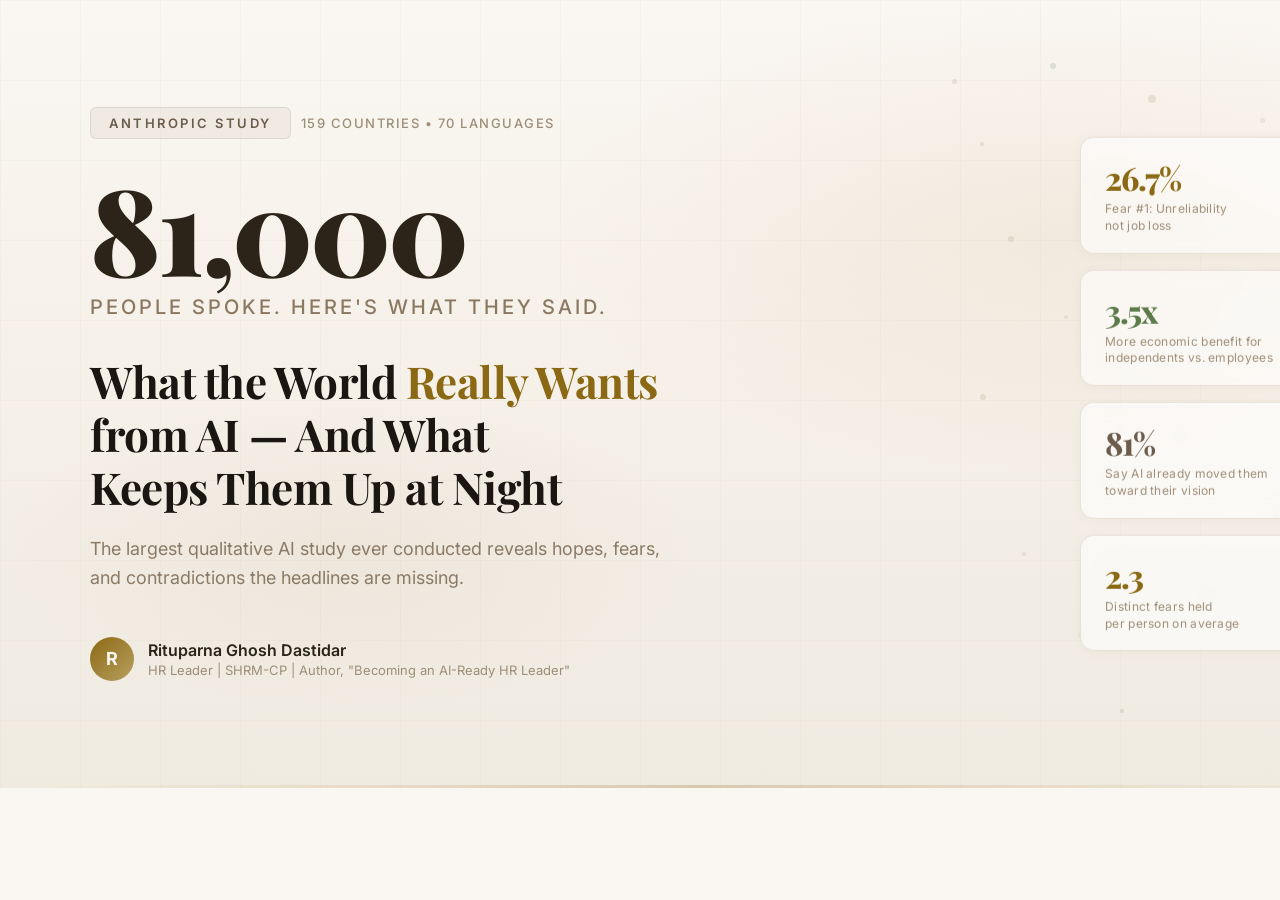
<file: weekly-content/anthropic-81k-cover.html>
<!DOCTYPE html>
<html>
<head>
<meta charset="UTF-8">
<link href="https://fonts.googleapis.com/css2?family=Playfair+Display:wght@700;800;900&family=Inter:wght@400;500;600;700&display=swap" rel="stylesheet">
<style>
  * { margin: 0; padding: 0; box-sizing: border-box; }
  body {
    width: 1400px;
    height: 788px;
    font-family: 'Inter', -apple-system, 'Helvetica Neue', sans-serif;
    overflow: hidden;
    background: #FAF7F2;
    position: relative;
  }

  /* Anthropic-style warm light background */
  .bg-gradient {
    position: absolute;
    top: 0; left: 0;
    width: 100%; height: 100%;
    background:
      radial-gradient(ellipse 60% 50% at 75% 30%, rgba(210, 180, 140, 0.15) 0%, transparent 60%),
      radial-gradient(ellipse 50% 40% at 25% 70%, rgba(180, 160, 130, 0.1) 0%, transparent 50%),
      linear-gradient(180deg, #FAF7F2 0%, #F5F0E8 50%, #F0EBE1 100%);
  }

  /* Subtle grid pattern */
  .grid {
    position: absolute;
    top: 0; left: 0;
    width: 100%; height: 100%;
    background-image:
      linear-gradient(rgba(180, 160, 130, 0.06) 1px, transparent 1px),
      linear-gradient(90deg, rgba(180, 160, 130, 0.06) 1px, transparent 1px);
    background-size: 80px 80px;
  }

  /* Scattered dots representing people/data points — soft sage/muted tones */
  .dots-container {
    position: absolute;
    top: 0; left: 0;
    width: 100%; height: 100%;
  }
  .dot {
    position: absolute;
    border-radius: 50%;
    opacity: 0.25;
  }
  .dot:nth-child(1) { width: 6px; height: 6px; background: #8B9E7E; top: 8%; left: 75%; }
  .dot:nth-child(2) { width: 8px; height: 8px; background: #B8A88A; top: 12%; left: 82%; }
  .dot:nth-child(3) { width: 4px; height: 4px; background: #A0B090; top: 18%; left: 70%; }
  .dot:nth-child(4) { width: 5px; height: 5px; background: #C4B49A; top: 15%; left: 90%; }
  .dot:nth-child(5) { width: 10px; height: 10px; background: #8B9E7E; top: 22%; left: 78%; opacity: 0.15; }
  .dot:nth-child(6) { width: 4px; height: 4px; background: #A0B090; top: 25%; left: 85%; }
  .dot:nth-child(7) { width: 6px; height: 6px; background: #B8A88A; top: 30%; left: 72%; }
  .dot:nth-child(8) { width: 7px; height: 7px; background: #8B9E7E; top: 35%; left: 88%; opacity: 0.18; }
  .dot:nth-child(9) { width: 4px; height: 4px; background: #C4B49A; top: 40%; left: 76%; }
  .dot:nth-child(10) { width: 5px; height: 5px; background: #A0B090; top: 45%; left: 92%; }
  .dot:nth-child(11) { width: 6px; height: 6px; background: #B8A88A; top: 50%; left: 70%; }
  .dot:nth-child(12) { width: 4px; height: 4px; background: #8B9E7E; top: 55%; left: 84%; }
  .dot:nth-child(13) { width: 8px; height: 8px; background: #C4B49A; top: 60%; left: 79%; opacity: 0.2; }
  .dot:nth-child(14) { width: 5px; height: 5px; background: #A0B090; top: 65%; left: 91%; }
  .dot:nth-child(15) { width: 4px; height: 4px; background: #B8A88A; top: 70%; left: 73%; }
  .dot:nth-child(16) { width: 6px; height: 6px; background: #8B9E7E; top: 75%; left: 86%; }
  .dot:nth-child(17) { width: 9px; height: 9px; background: #C4B49A; top: 80%; left: 77%; opacity: 0.15; }
  .dot:nth-child(18) { width: 4px; height: 4px; background: #A0B090; top: 85%; left: 93%; }
  .dot:nth-child(19) { width: 5px; height: 5px; background: #B8A88A; top: 10%; left: 68%; }
  .dot:nth-child(20) { width: 4px; height: 4px; background: #8B9E7E; top: 90%; left: 80%; }

  /* Main content */
  .content {
    position: relative;
    z-index: 10;
    display: flex;
    flex-direction: column;
    justify-content: center;
    height: 100%;
    padding: 80px 90px;
    max-width: 65%;
  }

  /* Anthropic-style top badge */
  .source-badge {
    display: inline-flex;
    align-items: center;
    gap: 10px;
    margin-bottom: 28px;
    width: fit-content;
  }
  .source-badge .anthropic-mark {
    font-size: 13px;
    font-weight: 600;
    color: #6B5C4C;
    letter-spacing: 2.5px;
    text-transform: uppercase;
    background: rgba(139, 120, 95, 0.08);
    border: 1px solid rgba(139, 120, 95, 0.18);
    padding: 7px 18px;
    border-radius: 6px;
  }
  .source-badge .study-tag {
    font-size: 13px;
    font-weight: 500;
    color: #9E8E78;
    letter-spacing: 1.5px;
    text-transform: uppercase;
  }

  /* Large number */
  .big-number {
    font-family: 'Playfair Display', Georgia, serif;
    font-size: 120px;
    font-weight: 900;
    line-height: 1;
    letter-spacing: -3px;
    margin-bottom: 8px;
    color: #2C2418;
  }
  .big-number-sub {
    font-size: 20px;
    font-weight: 500;
    color: #8B7860;
    letter-spacing: 3px;
    text-transform: uppercase;
    margin-bottom: 36px;
  }

  /* Title — editorial serif style */
  .title {
    font-family: 'Playfair Display', Georgia, serif;
    font-size: 44px;
    font-weight: 700;
    line-height: 1.2;
    color: #1A1612;
    max-width: 700px;
    margin-bottom: 20px;
    letter-spacing: -0.5px;
  }
  .title .warm {
    color: #8B6914;
  }

  /* Subtitle */
  .subtitle {
    font-size: 18px;
    font-weight: 400;
    color: #8B7A66;
    max-width: 600px;
    line-height: 1.65;
    margin-bottom: 44px;
  }

  /* Author bar */
  .author-bar {
    display: flex;
    align-items: center;
    gap: 14px;
  }
  .author-avatar {
    width: 44px; height: 44px;
    border-radius: 50%;
    background: linear-gradient(135deg, #8B6914, #B8A060);
    display: flex;
    align-items: center;
    justify-content: center;
    font-size: 18px;
    font-weight: 700;
    color: #FAF7F2;
  }
  .author-info {
    display: flex;
    flex-direction: column;
    gap: 2px;
  }
  .author-name {
    font-size: 16px;
    font-weight: 600;
    color: #2C2418;
  }
  .author-title {
    font-size: 13px;
    color: #9E8E78;
  }

  /* Right side stat cards */
  .stats-panel {
    position: absolute;
    right: 80px;
    top: 50%;
    transform: translateY(-50%);
    display: flex;
    flex-direction: column;
    gap: 16px;
    z-index: 10;
  }
  .stat-card {
    background: rgba(255, 255, 255, 0.6);
    border: 1px solid rgba(180, 160, 130, 0.25);
    border-radius: 14px;
    padding: 18px 24px;
    backdrop-filter: blur(8px);
    min-width: 240px;
    box-shadow: 0 2px 12px rgba(139, 120, 95, 0.06);
  }
  .stat-number {
    font-family: 'Playfair Display', Georgia, serif;
    font-size: 32px;
    font-weight: 800;
    margin-bottom: 2px;
    letter-spacing: -1px;
  }
  .stat-card:nth-child(1) .stat-number {
    color: #8B6914;
  }
  .stat-card:nth-child(2) .stat-number {
    color: #5C7A4A;
  }
  .stat-card:nth-child(3) .stat-number {
    color: #6B5C4C;
  }
  .stat-card:nth-child(4) .stat-number {
    color: #8B6914;
  }
  .stat-label {
    font-size: 12px;
    color: #9E8E78;
    line-height: 1.4;
    letter-spacing: 0.3px;
  }

  /* Decorative line */
  .accent-line {
    position: absolute;
    bottom: 0;
    left: 0;
    width: 100%;
    height: 3px;
    background: linear-gradient(90deg, transparent 0%, #C4A46A 30%, #8B6914 50%, #C4A46A 70%, transparent 100%);
    opacity: 0.25;
  }
</style>
</head>
<body>
  <div class="bg-gradient"></div>
  <div class="grid"></div>

  <div class="dots-container">
    <div class="dot"></div><div class="dot"></div><div class="dot"></div><div class="dot"></div>
    <div class="dot"></div><div class="dot"></div><div class="dot"></div><div class="dot"></div>
    <div class="dot"></div><div class="dot"></div><div class="dot"></div><div class="dot"></div>
    <div class="dot"></div><div class="dot"></div><div class="dot"></div><div class="dot"></div>
    <div class="dot"></div><div class="dot"></div><div class="dot"></div><div class="dot"></div>
  </div>

  <div class="content">
    <div class="source-badge">
      <span class="anthropic-mark">Anthropic Study</span>
      <span class="study-tag">159 Countries &bull; 70 Languages</span>
    </div>

    <div class="big-number">81,000</div>
    <div class="big-number-sub">People Spoke. Here's What They Said.</div>

    <div class="title">
      What the World <span class="warm">Really Wants</span><br>
      from AI — And What<br>
      Keeps Them Up at Night
    </div>

    <div class="subtitle">
      The largest qualitative AI study ever conducted reveals hopes, fears, and contradictions the headlines are missing.
    </div>

    <div class="author-bar">
      <div class="author-avatar">R</div>
      <div class="author-info">
        <div class="author-name">Rituparna Ghosh Dastidar</div>
        <div class="author-title">HR Leader | SHRM-CP | Author, "Becoming an AI-Ready HR Leader"</div>
      </div>
    </div>
  </div>

  <div class="stats-panel">
    <div class="stat-card">
      <div class="stat-number">26.7%</div>
      <div class="stat-label">Fear #1: Unreliability<br>not job loss</div>
    </div>
    <div class="stat-card">
      <div class="stat-number">3.5x</div>
      <div class="stat-label">More economic benefit for<br>independents vs. employees</div>
    </div>
    <div class="stat-card">
      <div class="stat-number">81%</div>
      <div class="stat-label">Say AI already moved them<br>toward their vision</div>
    </div>
    <div class="stat-card">
      <div class="stat-number">2.3</div>
      <div class="stat-label">Distinct fears held<br>per person on average</div>
    </div>
  </div>

  <div class="accent-line"></div>
</body>
</html>
</file>
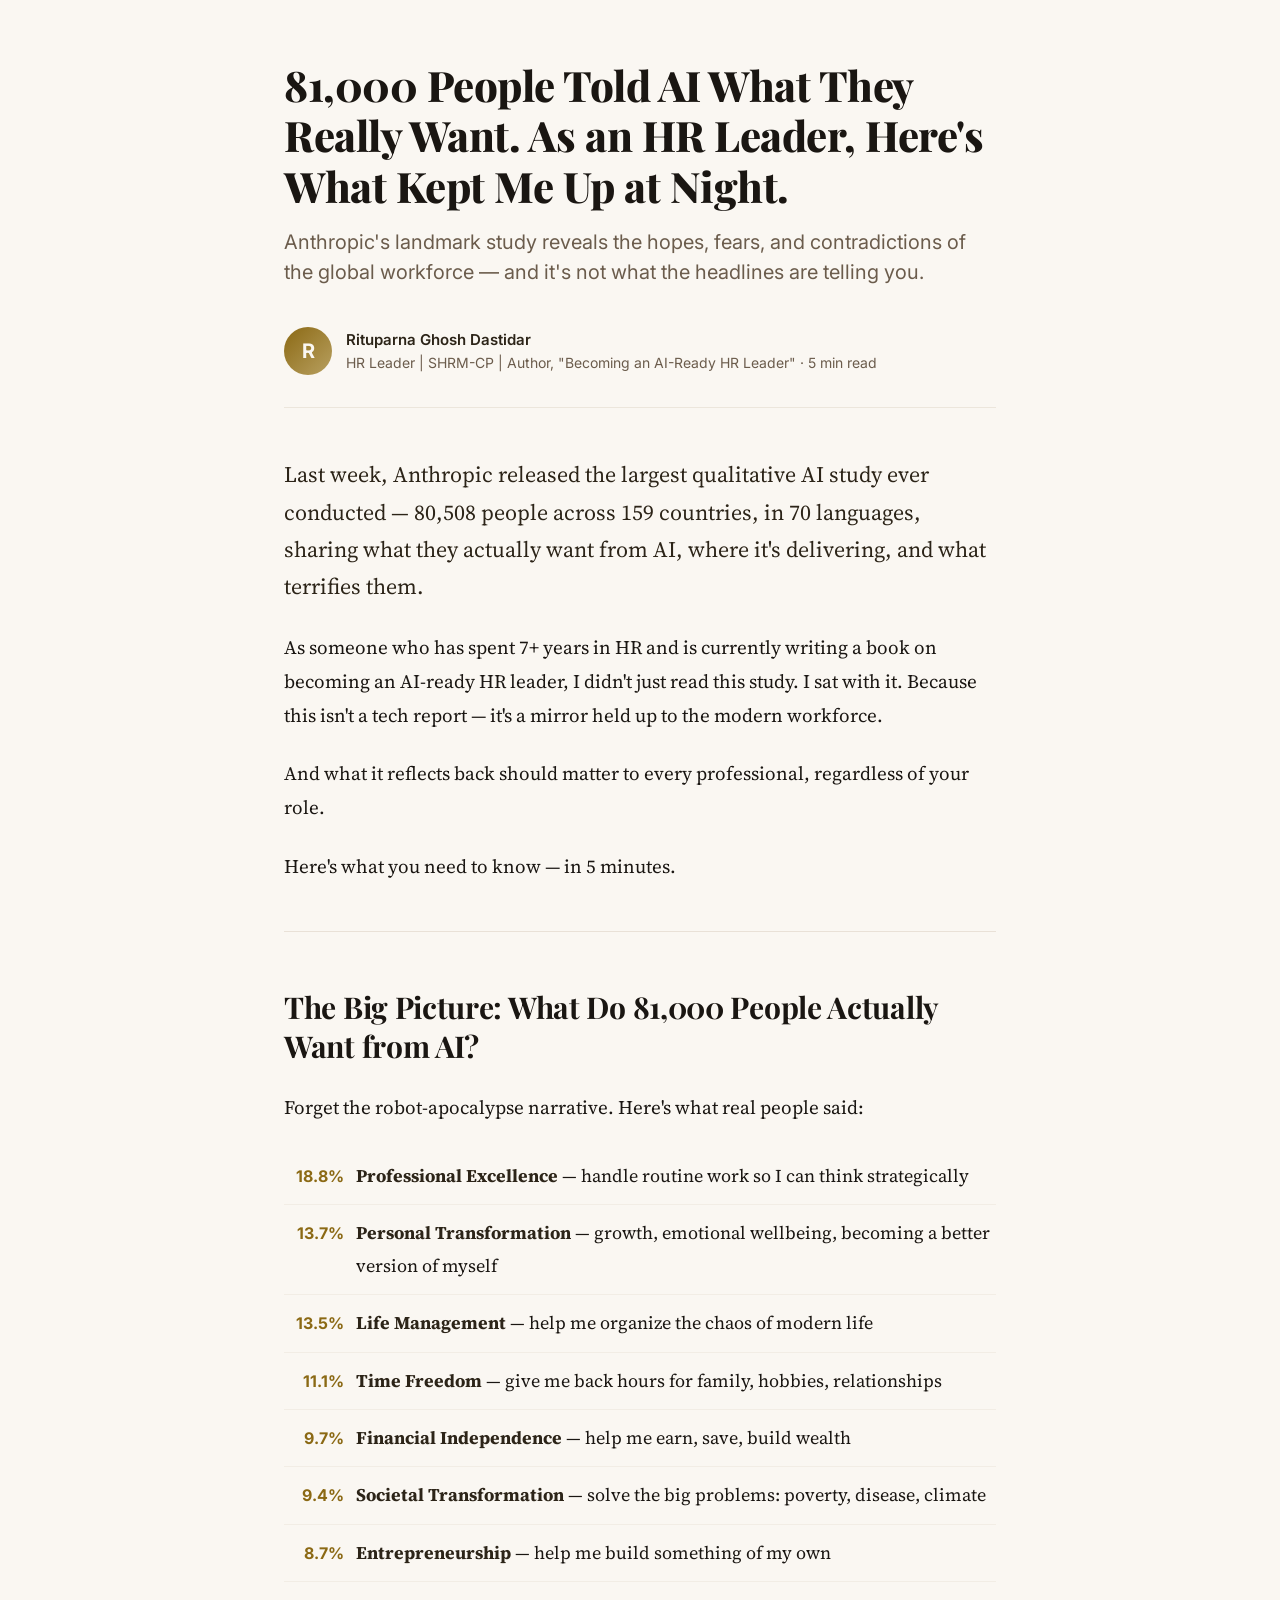
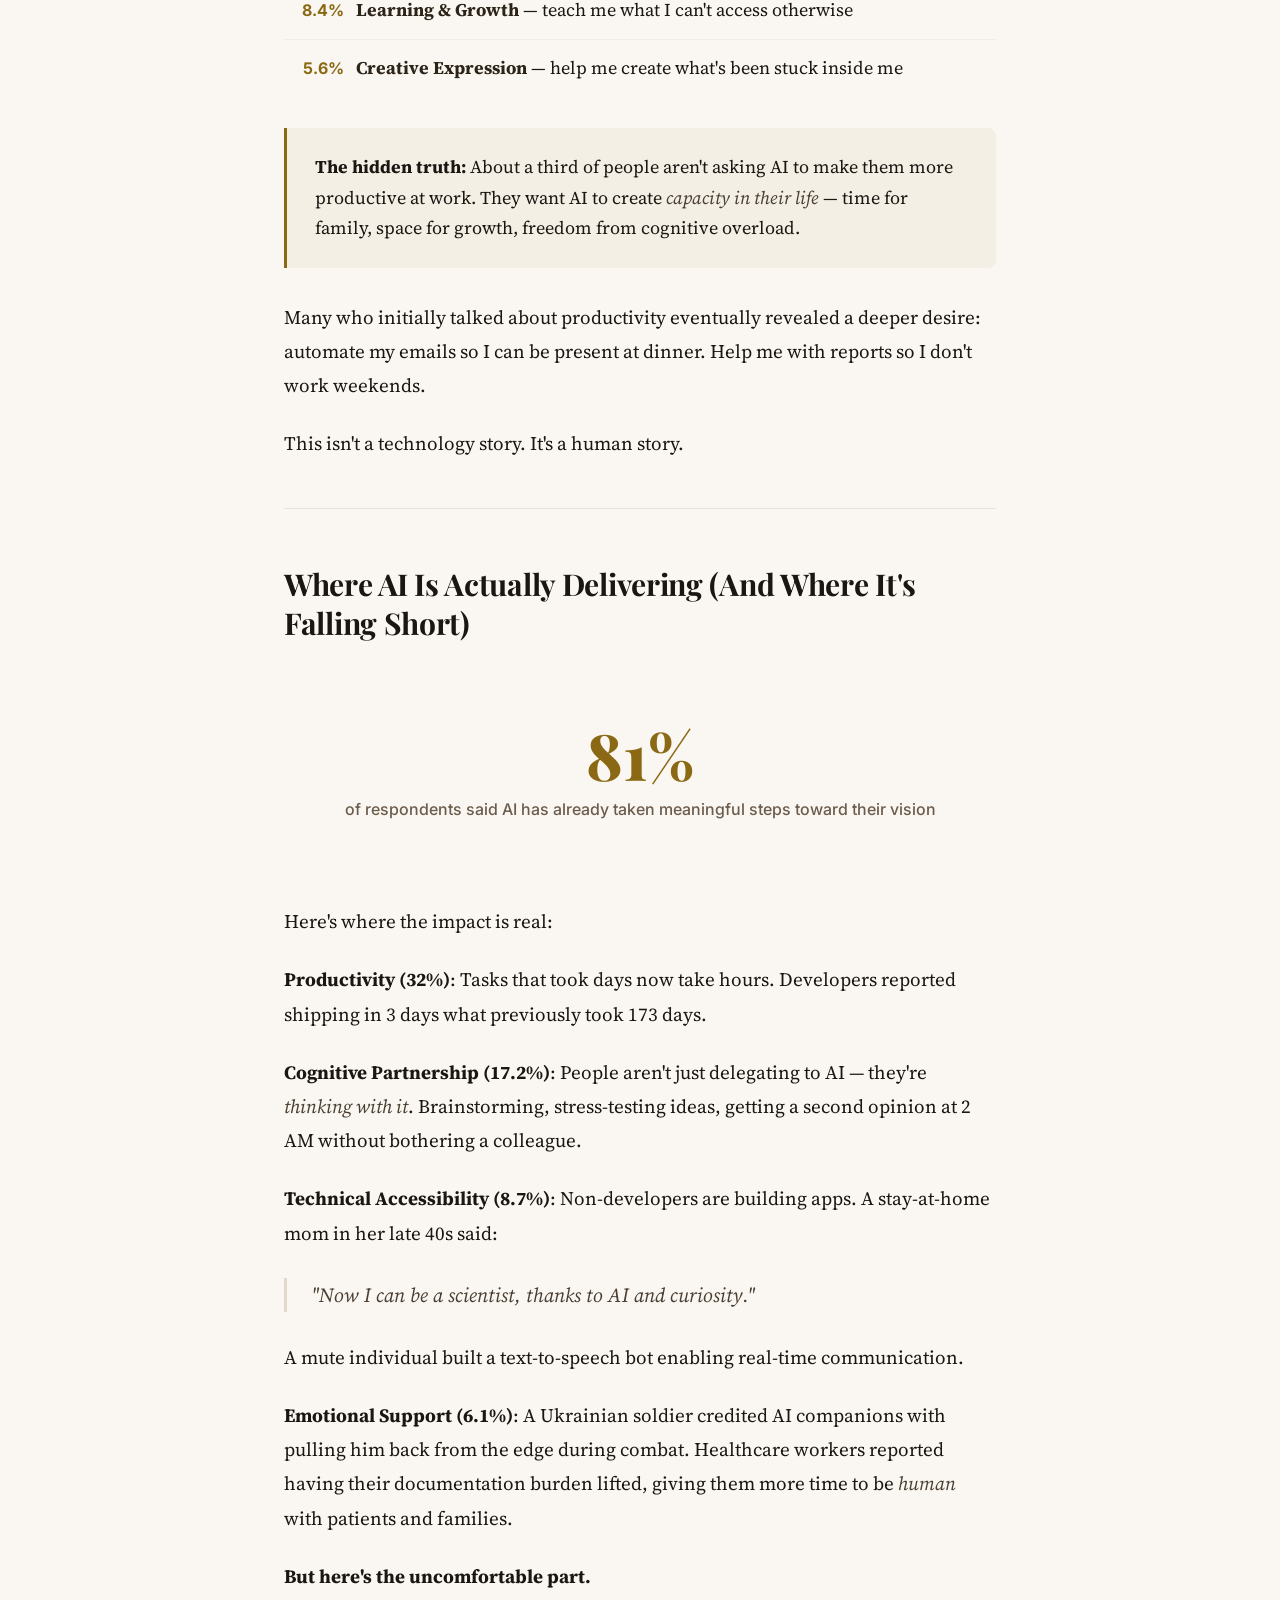
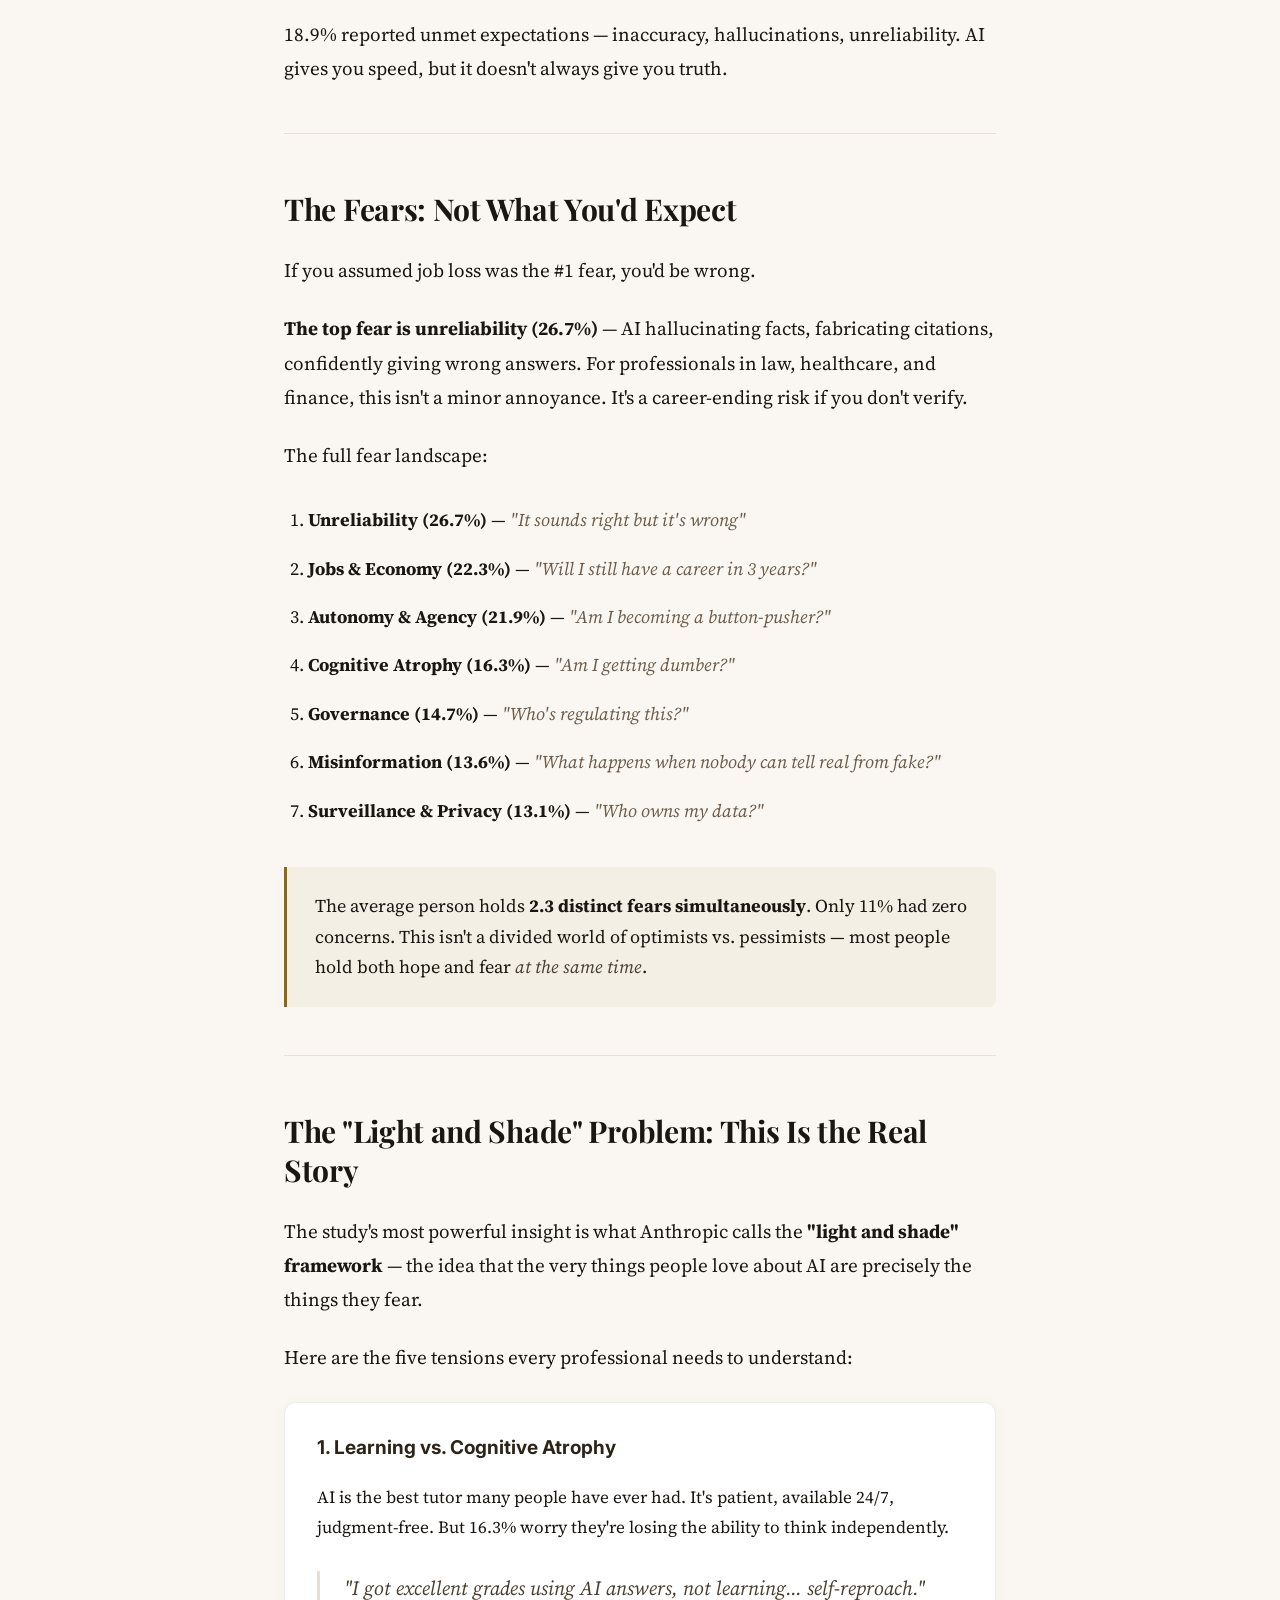
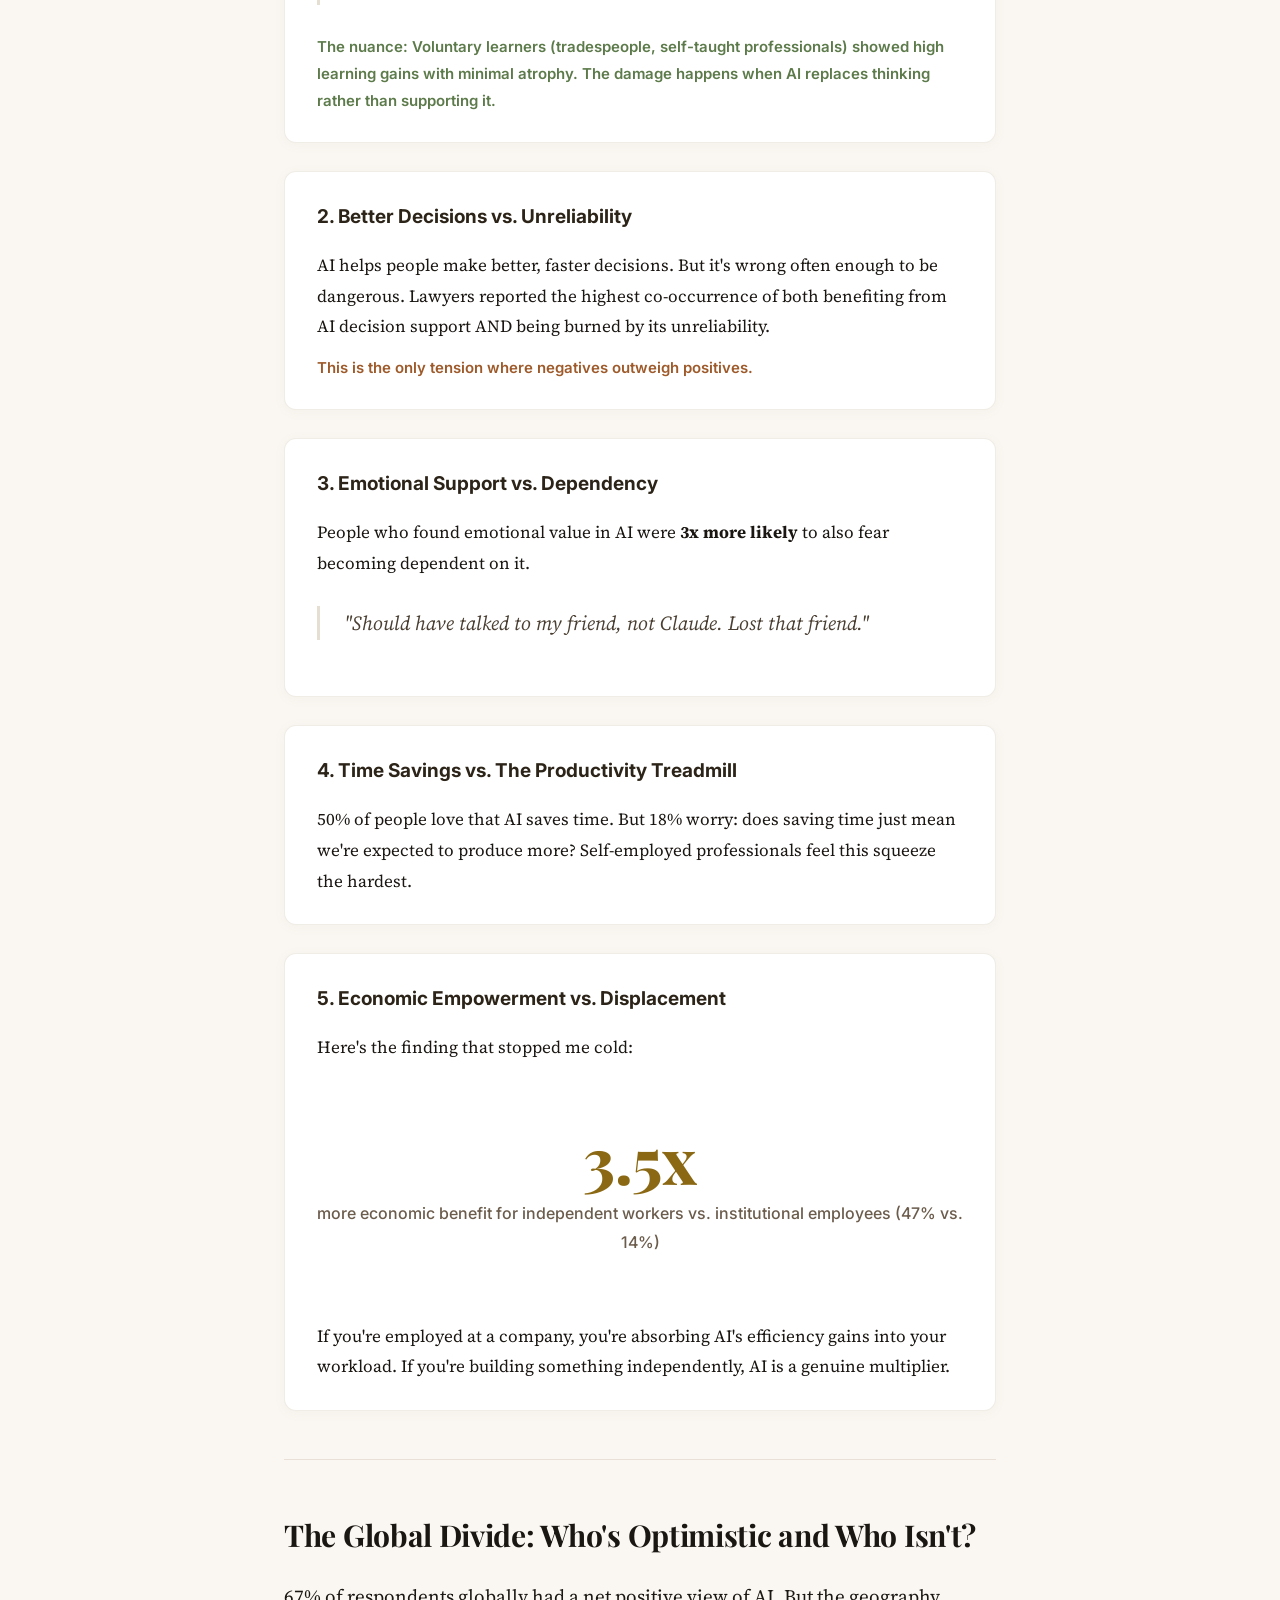
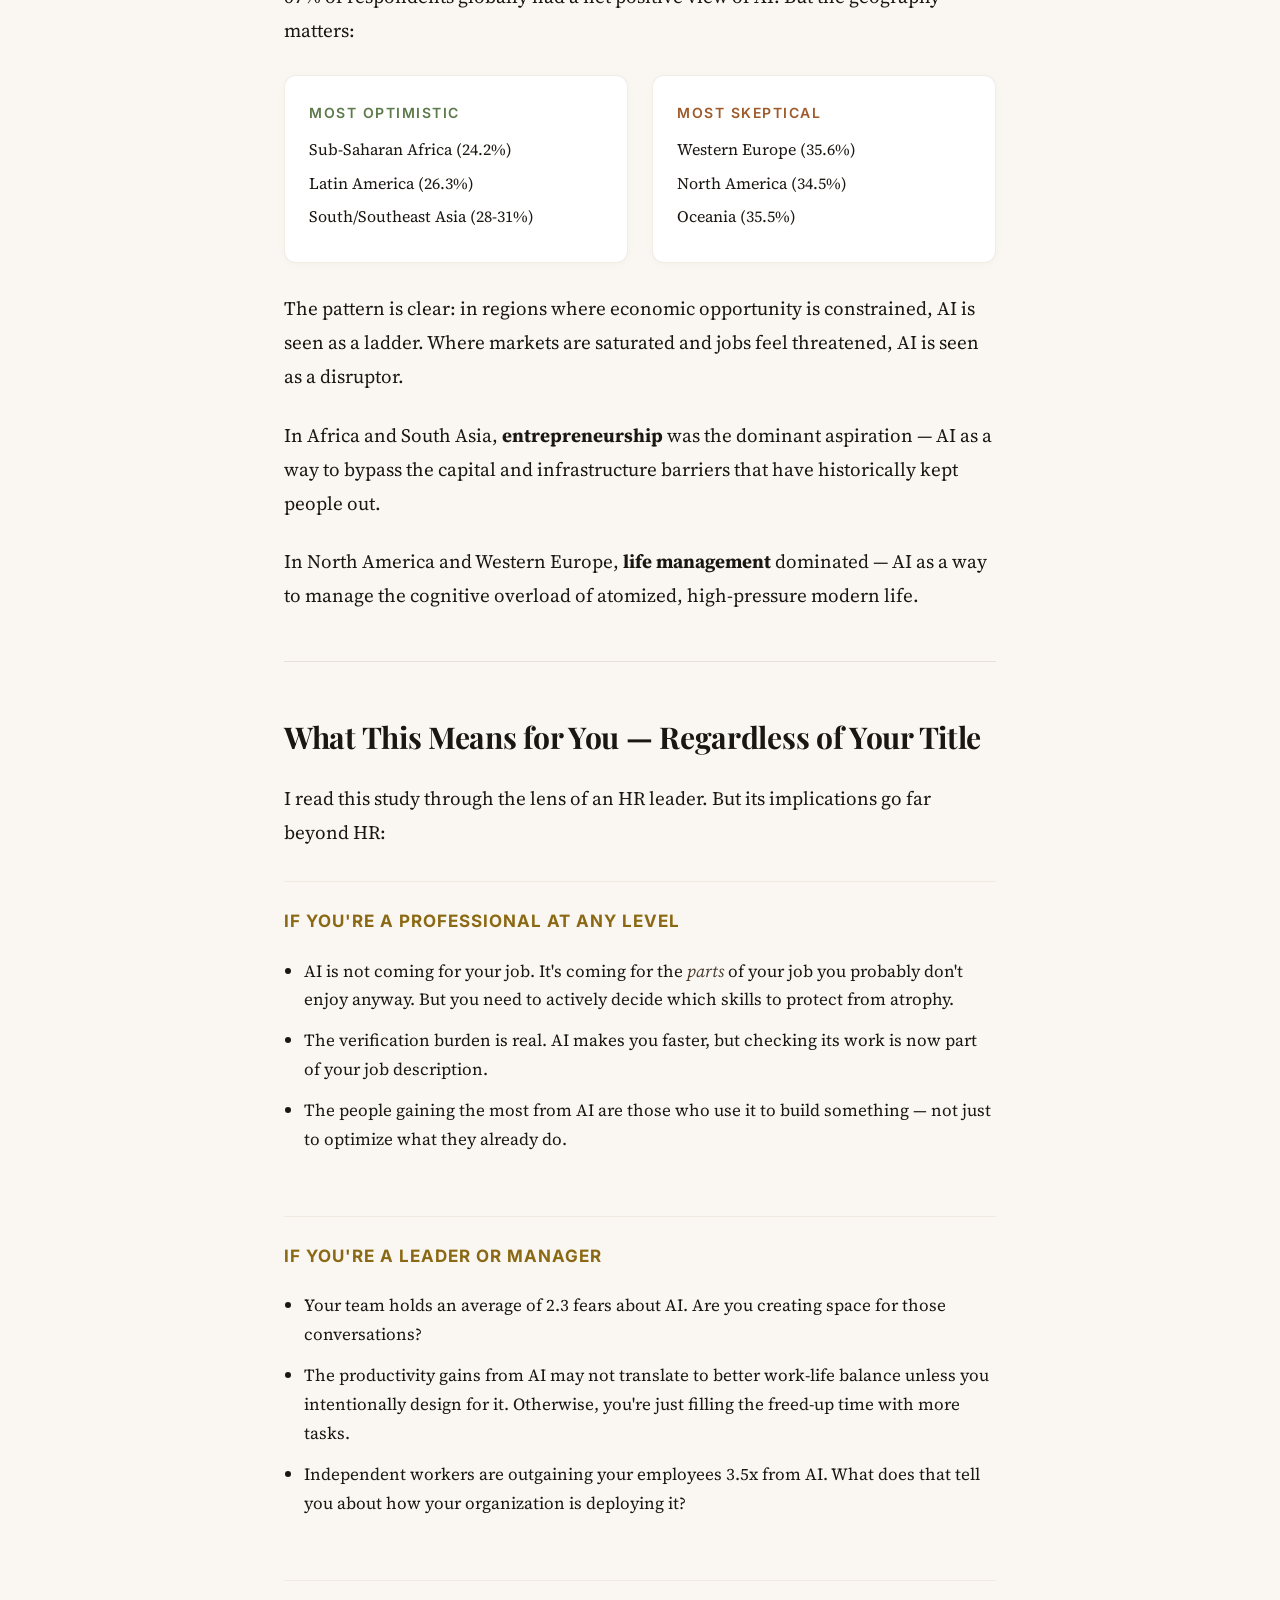
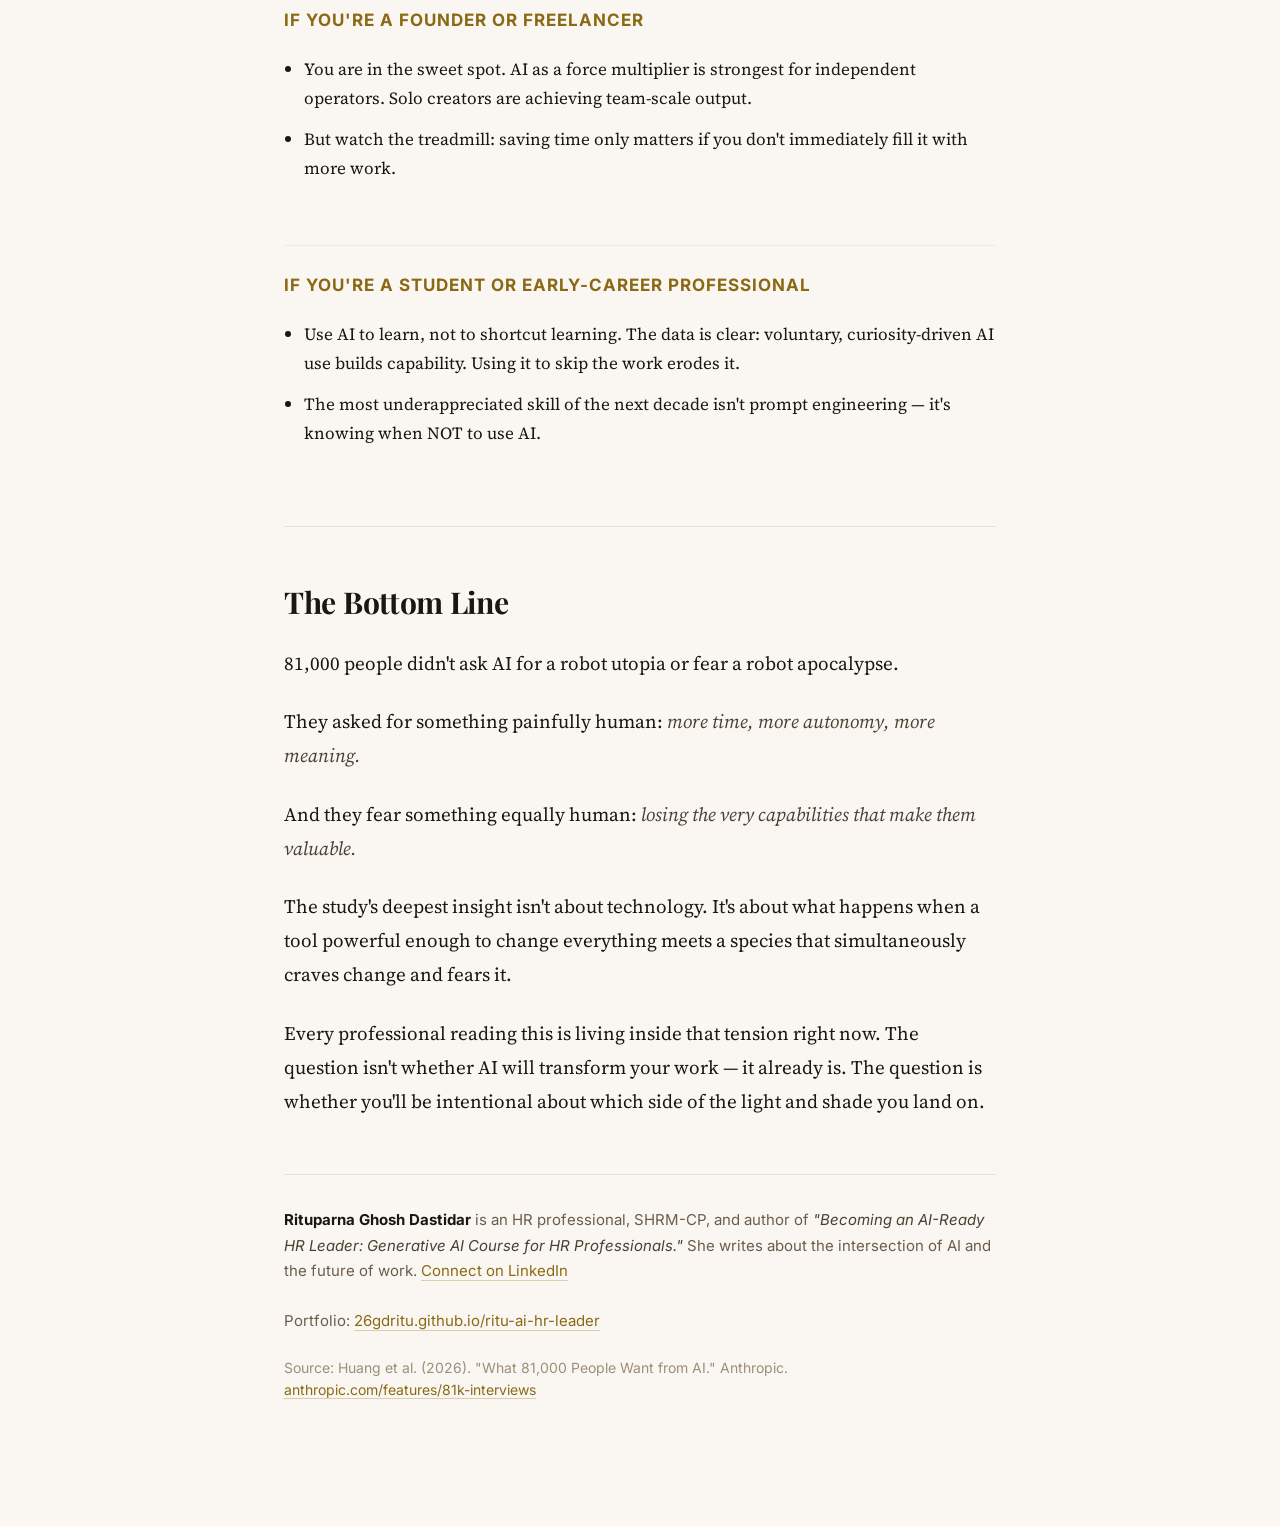
<file: weekly-content/anthropic-81k-medium.html>
<!DOCTYPE html>
<html lang="en">
<head>
<meta charset="UTF-8">
<meta name="viewport" content="width=device-width, initial-scale=1.0">
<title>81,000 People Told AI What They Really Want</title>
<link href="https://fonts.googleapis.com/css2?family=Playfair+Display:wght@700;800&family=Inter:wght@400;500;600;700&family=Source+Serif+4:ital,wght@0,400;0,600;0,700;1,400&display=swap" rel="stylesheet">
<style>
  * { margin: 0; padding: 0; box-sizing: border-box; }
  body {
    font-family: 'Source Serif 4', Georgia, serif;
    background: #FAF7F2;
    color: #1A1612;
    line-height: 1.8;
    font-size: 19px;
  }
  .container {
    max-width: 760px;
    margin: 0 auto;
    padding: 60px 24px 100px;
  }
  h1 {
    font-family: 'Playfair Display', Georgia, serif;
    font-size: 42px;
    font-weight: 800;
    line-height: 1.2;
    color: #1A1612;
    margin-bottom: 16px;
    letter-spacing: -0.5px;
  }
  .subtitle {
    font-family: 'Inter', sans-serif;
    font-size: 20px;
    color: #6B5C4C;
    line-height: 1.5;
    margin-bottom: 40px;
    font-weight: 400;
  }
  .author-block {
    display: flex;
    align-items: center;
    gap: 14px;
    margin-bottom: 48px;
    padding-bottom: 32px;
    border-bottom: 1px solid rgba(180, 160, 130, 0.2);
  }
  .author-avatar {
    width: 48px; height: 48px;
    border-radius: 50%;
    background: linear-gradient(135deg, #8B6914, #B8A060);
    display: flex;
    align-items: center;
    justify-content: center;
    font-size: 20px;
    font-weight: 700;
    color: #FAF7F2;
    font-family: 'Inter', sans-serif;
    flex-shrink: 0;
  }
  .author-meta {
    font-family: 'Inter', sans-serif;
    font-size: 14px;
    color: #6B5C4C;
    line-height: 1.5;
  }
  .author-meta strong {
    color: #2C2418;
    font-weight: 600;
    font-size: 15px;
  }
  p {
    margin-bottom: 24px;
  }
  h2 {
    font-family: 'Playfair Display', Georgia, serif;
    font-size: 30px;
    font-weight: 700;
    color: #1A1612;
    margin-top: 56px;
    margin-bottom: 24px;
    letter-spacing: -0.3px;
    line-height: 1.3;
  }
  h3 {
    font-family: 'Inter', sans-serif;
    font-size: 20px;
    font-weight: 700;
    color: #2C2418;
    margin-top: 40px;
    margin-bottom: 16px;
  }
  strong {
    font-weight: 700;
    color: #1A1612;
  }
  em {
    font-style: italic;
    color: #4A3F32;
  }
  hr {
    border: none;
    height: 1px;
    background: rgba(180, 160, 130, 0.25);
    margin: 48px 0;
  }
  .lead {
    font-size: 22px;
    line-height: 1.7;
    color: #2C2418;
  }
  /* List of what people want */
  .vision-list {
    list-style: none;
    padding: 0;
    margin: 24px 0 32px;
  }
  .vision-list li {
    padding: 12px 0;
    border-bottom: 1px solid rgba(180, 160, 130, 0.12);
    display: flex;
    align-items: baseline;
    gap: 12px;
  }
  .vision-list li:last-child {
    border-bottom: none;
  }
  .vision-pct {
    font-family: 'Inter', sans-serif;
    font-weight: 700;
    font-size: 16px;
    color: #8B6914;
    min-width: 60px;
    text-align: right;
    flex-shrink: 0;
  }
  .vision-label {
    font-size: 18px;
  }
  .vision-label strong {
    color: #2C2418;
  }
  /* Fear list */
  ol.fear-list {
    padding-left: 24px;
    margin: 24px 0 32px;
  }
  ol.fear-list li {
    padding: 8px 0;
    font-size: 18px;
  }
  ol.fear-list li .fear-quote {
    color: #6B5C4C;
    font-style: italic;
  }
  /* Highlight box */
  .highlight-box {
    background: rgba(139, 105, 20, 0.06);
    border-left: 3px solid #8B6914;
    padding: 24px 28px;
    margin: 32px 0;
    border-radius: 0 8px 8px 0;
    font-size: 18px;
    line-height: 1.7;
  }
  .highlight-box p {
    margin-bottom: 0;
  }
  /* Blockquote for user voices */
  blockquote {
    border-left: 3px solid rgba(180, 160, 130, 0.35);
    padding-left: 24px;
    margin: 28px 0;
    font-style: italic;
    color: #4A3F32;
    font-size: 20px;
    line-height: 1.7;
  }
  /* Stat callout */
  .stat-callout {
    text-align: center;
    padding: 40px 20px;
    margin: 40px 0;
  }
  .stat-callout .number {
    font-family: 'Playfair Display', Georgia, serif;
    font-size: 64px;
    font-weight: 800;
    color: #8B6914;
    line-height: 1;
    margin-bottom: 8px;
  }
  .stat-callout .label {
    font-family: 'Inter', sans-serif;
    font-size: 16px;
    color: #6B5C4C;
    font-weight: 500;
  }
  /* Tension cards */
  .tension-card {
    background: #FFFFFF;
    border: 1px solid rgba(180, 160, 130, 0.2);
    border-radius: 12px;
    padding: 28px 32px;
    margin: 28px 0;
    box-shadow: 0 2px 12px rgba(139, 120, 95, 0.05);
  }
  .tension-card h3 {
    margin-top: 0;
    font-size: 19px;
  }
  .tension-card p {
    margin-bottom: 12px;
    font-size: 17px;
  }
  .tension-card p:last-child {
    margin-bottom: 0;
  }
  .tension-card .nuance {
    font-family: 'Inter', sans-serif;
    font-size: 15px;
    font-weight: 600;
    color: #5C7A4A;
    margin-top: 8px;
  }
  .tension-card .warning {
    font-family: 'Inter', sans-serif;
    font-size: 15px;
    font-weight: 600;
    color: #9E5A2A;
  }
  /* Geography section */
  .geo-row {
    display: flex;
    gap: 24px;
    margin: 28px 0;
  }
  .geo-card {
    flex: 1;
    background: #FFFFFF;
    border: 1px solid rgba(180, 160, 130, 0.2);
    border-radius: 12px;
    padding: 24px;
    box-shadow: 0 2px 8px rgba(139, 120, 95, 0.04);
  }
  .geo-card h4 {
    font-family: 'Inter', sans-serif;
    font-size: 14px;
    font-weight: 600;
    color: #6B5C4C;
    text-transform: uppercase;
    letter-spacing: 1.5px;
    margin-bottom: 12px;
  }
  .geo-card.optimistic h4 { color: #5C7A4A; }
  .geo-card.skeptical h4 { color: #9E5A2A; }
  .geo-card p {
    font-size: 16px;
    margin-bottom: 8px;
    line-height: 1.6;
  }
  /* Takeaway sections */
  .takeaway {
    margin: 32px 0;
    padding: 24px 0;
    border-top: 1px solid rgba(180, 160, 130, 0.15);
  }
  .takeaway h3 {
    font-family: 'Inter', sans-serif;
    font-size: 17px;
    font-weight: 700;
    color: #8B6914;
    margin-top: 0;
    margin-bottom: 14px;
    text-transform: uppercase;
    letter-spacing: 1px;
  }
  .takeaway ul {
    padding-left: 20px;
    margin: 0;
  }
  .takeaway li {
    padding: 6px 0;
    font-size: 17px;
    line-height: 1.7;
  }
  /* Author bio */
  .author-bio {
    margin-top: 56px;
    padding-top: 32px;
    border-top: 1px solid rgba(180, 160, 130, 0.25);
    font-family: 'Inter', sans-serif;
    font-size: 15px;
    color: #6B5C4C;
    line-height: 1.7;
  }
  .author-bio a {
    color: #8B6914;
    text-decoration: none;
    border-bottom: 1px solid rgba(139, 105, 20, 0.3);
  }
  .source-ref {
    font-family: 'Inter', sans-serif;
    font-size: 14px;
    color: #9E8E78;
    margin-top: 24px;
    line-height: 1.6;
  }
  .source-ref a {
    color: #8B6914;
    text-decoration: none;
    border-bottom: 1px solid rgba(139, 105, 20, 0.3);
  }
</style>
</head>
<body>
<div class="container">

<h1>81,000 People Told AI What They Really Want. As an HR Leader, Here's What Kept Me Up at Night.</h1>

<p class="subtitle">Anthropic's landmark study reveals the hopes, fears, and contradictions of the global workforce — and it's not what the headlines are telling you.</p>

<div class="author-block">
  <div class="author-avatar">R</div>
  <div class="author-meta">
    <strong>Rituparna Ghosh Dastidar</strong><br>
    HR Leader | SHRM-CP | Author, "Becoming an AI-Ready HR Leader" &middot; 5 min read
  </div>
</div>

<p class="lead">Last week, Anthropic released the largest qualitative AI study ever conducted — 80,508 people across 159 countries, in 70 languages, sharing what they actually want from AI, where it's delivering, and what terrifies them.</p>

<p>As someone who has spent 7+ years in HR and is currently writing a book on becoming an AI-ready HR leader, I didn't just read this study. I sat with it. Because this isn't a tech report — it's a mirror held up to the modern workforce.</p>

<p>And what it reflects back should matter to every professional, regardless of your role.</p>

<p>Here's what you need to know — in 5 minutes.</p>

<hr>

<h2>The Big Picture: What Do 81,000 People Actually Want from AI?</h2>

<p>Forget the robot-apocalypse narrative. Here's what real people said:</p>

<ul class="vision-list">
  <li><span class="vision-pct">18.8%</span> <span class="vision-label"><strong>Professional Excellence</strong> — handle routine work so I can think strategically</span></li>
  <li><span class="vision-pct">13.7%</span> <span class="vision-label"><strong>Personal Transformation</strong> — growth, emotional wellbeing, becoming a better version of myself</span></li>
  <li><span class="vision-pct">13.5%</span> <span class="vision-label"><strong>Life Management</strong> — help me organize the chaos of modern life</span></li>
  <li><span class="vision-pct">11.1%</span> <span class="vision-label"><strong>Time Freedom</strong> — give me back hours for family, hobbies, relationships</span></li>
  <li><span class="vision-pct">9.7%</span> <span class="vision-label"><strong>Financial Independence</strong> — help me earn, save, build wealth</span></li>
  <li><span class="vision-pct">9.4%</span> <span class="vision-label"><strong>Societal Transformation</strong> — solve the big problems: poverty, disease, climate</span></li>
  <li><span class="vision-pct">8.7%</span> <span class="vision-label"><strong>Entrepreneurship</strong> — help me build something of my own</span></li>
  <li><span class="vision-pct">8.4%</span> <span class="vision-label"><strong>Learning & Growth</strong> — teach me what I can't access otherwise</span></li>
  <li><span class="vision-pct">5.6%</span> <span class="vision-label"><strong>Creative Expression</strong> — help me create what's been stuck inside me</span></li>
</ul>

<div class="highlight-box">
  <p><strong>The hidden truth:</strong> About a third of people aren't asking AI to make them more productive at work. They want AI to create <em>capacity in their life</em> — time for family, space for growth, freedom from cognitive overload.</p>
</div>

<p>Many who initially talked about productivity eventually revealed a deeper desire: automate my emails so I can be present at dinner. Help me with reports so I don't work weekends.</p>

<p>This isn't a technology story. It's a human story.</p>

<hr>

<h2>Where AI Is Actually Delivering (And Where It's Falling Short)</h2>

<div class="stat-callout">
  <div class="number">81%</div>
  <div class="label">of respondents said AI has already taken meaningful steps toward their vision</div>
</div>

<p>Here's where the impact is real:</p>

<p><strong>Productivity (32%)</strong>: Tasks that took days now take hours. Developers reported shipping in 3 days what previously took 173 days.</p>

<p><strong>Cognitive Partnership (17.2%)</strong>: People aren't just delegating to AI — they're <em>thinking with it</em>. Brainstorming, stress-testing ideas, getting a second opinion at 2 AM without bothering a colleague.</p>

<p><strong>Technical Accessibility (8.7%)</strong>: Non-developers are building apps. A stay-at-home mom in her late 40s said:</p>

<blockquote>"Now I can be a scientist, thanks to AI and curiosity."</blockquote>

<p>A mute individual built a text-to-speech bot enabling real-time communication.</p>

<p><strong>Emotional Support (6.1%)</strong>: A Ukrainian soldier credited AI companions with pulling him back from the edge during combat. Healthcare workers reported having their documentation burden lifted, giving them more time to be <em>human</em> with patients and families.</p>

<p><strong>But here's the uncomfortable part.</strong></p>

<p>18.9% reported unmet expectations — inaccuracy, hallucinations, unreliability. AI gives you speed, but it doesn't always give you truth.</p>

<hr>

<h2>The Fears: Not What You'd Expect</h2>

<p>If you assumed job loss was the #1 fear, you'd be wrong.</p>

<p><strong>The top fear is unreliability (26.7%)</strong> — AI hallucinating facts, fabricating citations, confidently giving wrong answers. For professionals in law, healthcare, and finance, this isn't a minor annoyance. It's a career-ending risk if you don't verify.</p>

<p>The full fear landscape:</p>

<ol class="fear-list">
  <li><strong>Unreliability (26.7%)</strong> — <span class="fear-quote">"It sounds right but it's wrong"</span></li>
  <li><strong>Jobs & Economy (22.3%)</strong> — <span class="fear-quote">"Will I still have a career in 3 years?"</span></li>
  <li><strong>Autonomy & Agency (21.9%)</strong> — <span class="fear-quote">"Am I becoming a button-pusher?"</span></li>
  <li><strong>Cognitive Atrophy (16.3%)</strong> — <span class="fear-quote">"Am I getting dumber?"</span></li>
  <li><strong>Governance (14.7%)</strong> — <span class="fear-quote">"Who's regulating this?"</span></li>
  <li><strong>Misinformation (13.6%)</strong> — <span class="fear-quote">"What happens when nobody can tell real from fake?"</span></li>
  <li><strong>Surveillance & Privacy (13.1%)</strong> — <span class="fear-quote">"Who owns my data?"</span></li>
</ol>

<div class="highlight-box">
  <p>The average person holds <strong>2.3 distinct fears simultaneously</strong>. Only 11% had zero concerns. This isn't a divided world of optimists vs. pessimists — most people hold both hope and fear <em>at the same time</em>.</p>
</div>

<hr>

<h2>The "Light and Shade" Problem: This Is the Real Story</h2>

<p>The study's most powerful insight is what Anthropic calls the <strong>"light and shade" framework</strong> — the idea that the very things people love about AI are precisely the things they fear.</p>

<p>Here are the five tensions every professional needs to understand:</p>

<div class="tension-card">
  <h3>1. Learning vs. Cognitive Atrophy</h3>
  <p>AI is the best tutor many people have ever had. It's patient, available 24/7, judgment-free. But 16.3% worry they're losing the ability to think independently.</p>
  <blockquote>"I got excellent grades using AI answers, not learning... self-reproach."</blockquote>
  <p class="nuance">The nuance: Voluntary learners (tradespeople, self-taught professionals) showed high learning gains with minimal atrophy. The damage happens when AI replaces thinking rather than supporting it.</p>
</div>

<div class="tension-card">
  <h3>2. Better Decisions vs. Unreliability</h3>
  <p>AI helps people make better, faster decisions. But it's wrong often enough to be dangerous. Lawyers reported the highest co-occurrence of both benefiting from AI decision support AND being burned by its unreliability.</p>
  <p class="warning">This is the only tension where negatives outweigh positives.</p>
</div>

<div class="tension-card">
  <h3>3. Emotional Support vs. Dependency</h3>
  <p>People who found emotional value in AI were <strong>3x more likely</strong> to also fear becoming dependent on it.</p>
  <blockquote>"Should have talked to my friend, not Claude. Lost that friend."</blockquote>
</div>

<div class="tension-card">
  <h3>4. Time Savings vs. The Productivity Treadmill</h3>
  <p>50% of people love that AI saves time. But 18% worry: does saving time just mean we're expected to produce more? Self-employed professionals feel this squeeze the hardest.</p>
</div>

<div class="tension-card">
  <h3>5. Economic Empowerment vs. Displacement</h3>
  <p>Here's the finding that stopped me cold:</p>
  <div class="stat-callout" style="padding: 24px 0;">
    <div class="number">3.5x</div>
    <div class="label">more economic benefit for independent workers vs. institutional employees (47% vs. 14%)</div>
  </div>
  <p>If you're employed at a company, you're absorbing AI's efficiency gains into your workload. If you're building something independently, AI is a genuine multiplier.</p>
</div>

<hr>

<h2>The Global Divide: Who's Optimistic and Who Isn't?</h2>

<p>67% of respondents globally had a net positive view of AI. But the geography matters:</p>

<div class="geo-row">
  <div class="geo-card optimistic">
    <h4>Most Optimistic</h4>
    <p>Sub-Saharan Africa (24.2%)</p>
    <p>Latin America (26.3%)</p>
    <p>South/Southeast Asia (28-31%)</p>
  </div>
  <div class="geo-card skeptical">
    <h4>Most Skeptical</h4>
    <p>Western Europe (35.6%)</p>
    <p>North America (34.5%)</p>
    <p>Oceania (35.5%)</p>
  </div>
</div>

<p>The pattern is clear: in regions where economic opportunity is constrained, AI is seen as a ladder. Where markets are saturated and jobs feel threatened, AI is seen as a disruptor.</p>

<p>In Africa and South Asia, <strong>entrepreneurship</strong> was the dominant aspiration — AI as a way to bypass the capital and infrastructure barriers that have historically kept people out.</p>

<p>In North America and Western Europe, <strong>life management</strong> dominated — AI as a way to manage the cognitive overload of atomized, high-pressure modern life.</p>

<hr>

<h2>What This Means for You — Regardless of Your Title</h2>

<p>I read this study through the lens of an HR leader. But its implications go far beyond HR:</p>

<div class="takeaway">
  <h3>If You're a Professional at Any Level</h3>
  <ul>
    <li>AI is not coming for your job. It's coming for the <em>parts</em> of your job you probably don't enjoy anyway. But you need to actively decide which skills to protect from atrophy.</li>
    <li>The verification burden is real. AI makes you faster, but checking its work is now part of your job description.</li>
    <li>The people gaining the most from AI are those who use it to build something — not just to optimize what they already do.</li>
  </ul>
</div>

<div class="takeaway">
  <h3>If You're a Leader or Manager</h3>
  <ul>
    <li>Your team holds an average of 2.3 fears about AI. Are you creating space for those conversations?</li>
    <li>The productivity gains from AI may not translate to better work-life balance unless you intentionally design for it. Otherwise, you're just filling the freed-up time with more tasks.</li>
    <li>Independent workers are outgaining your employees 3.5x from AI. What does that tell you about how your organization is deploying it?</li>
  </ul>
</div>

<div class="takeaway">
  <h3>If You're a Founder or Freelancer</h3>
  <ul>
    <li>You are in the sweet spot. AI as a force multiplier is strongest for independent operators. Solo creators are achieving team-scale output.</li>
    <li>But watch the treadmill: saving time only matters if you don't immediately fill it with more work.</li>
  </ul>
</div>

<div class="takeaway">
  <h3>If You're a Student or Early-Career Professional</h3>
  <ul>
    <li>Use AI to learn, not to shortcut learning. The data is clear: voluntary, curiosity-driven AI use builds capability. Using it to skip the work erodes it.</li>
    <li>The most underappreciated skill of the next decade isn't prompt engineering — it's knowing when NOT to use AI.</li>
  </ul>
</div>

<hr>

<h2>The Bottom Line</h2>

<p>81,000 people didn't ask AI for a robot utopia or fear a robot apocalypse.</p>

<p>They asked for something painfully human: <em>more time, more autonomy, more meaning.</em></p>

<p>And they fear something equally human: <em>losing the very capabilities that make them valuable.</em></p>

<p>The study's deepest insight isn't about technology. It's about what happens when a tool powerful enough to change everything meets a species that simultaneously craves change and fears it.</p>

<p>Every professional reading this is living inside that tension right now. The question isn't whether AI will transform your work — it already is. The question is whether you'll be intentional about which side of the light and shade you land on.</p>

<div class="author-bio">
  <p><strong>Rituparna Ghosh Dastidar</strong> is an HR professional, SHRM-CP, and author of <em>"Becoming an AI-Ready HR Leader: Generative AI Course for HR Professionals."</em> She writes about the intersection of AI and the future of work. <a href="https://www.linkedin.com/in/rituparnagdastidar/">Connect on LinkedIn</a></p>
  <p>Portfolio: <a href="https://26gdritu.github.io/ritu-ai-hr-leader/">26gdritu.github.io/ritu-ai-hr-leader</a></p>
</div>

<div class="source-ref">
  <p>Source: Huang et al. (2026). "What 81,000 People Want from AI." Anthropic.<br>
  <a href="https://www.anthropic.com/features/81k-interviews">anthropic.com/features/81k-interviews</a></p>
</div>

</div>
</body>
</html>
</file>
<file: styles.css>
/* ===========================
   CSS Variables & Reset
   =========================== */
:root {
    /* Light Mode Colors */
    --bg-primary: #ffffff;
    --bg-secondary: #f5f5f7;
    --bg-tertiary: #e8e8ed;
    --text-primary: #1d1d1f;
    --text-secondary: #6e6e73;
    --text-tertiary: #86868b;
    --accent-primary: #0071e3;
    --accent-secondary: #0077ed;
    --accent-gradient: linear-gradient(135deg, #667eea 0%, #764ba2 100%);
    --card-bg: #ffffff;
    --card-border: rgba(0, 0, 0, 0.08);
    --shadow-sm: 0 2px 8px rgba(0, 0, 0, 0.04);
    --shadow-md: 0 4px 16px rgba(0, 0, 0, 0.08);
    --shadow-lg: 0 8px 32px rgba(0, 0, 0, 0.12);
    --overlay: rgba(0, 0, 0, 0.5);
}

[data-theme="dark"] {
    /* Dark Mode Colors */
    --bg-primary: #000000;
    --bg-secondary: #1d1d1f;
    --bg-tertiary: #2d2d2f;
    --text-primary: #f5f5f7;
    --text-secondary: #a1a1a6;
    --text-tertiary: #6e6e73;
    --accent-primary: #2997ff;
    --accent-secondary: #0a84ff;
    --accent-gradient: linear-gradient(135deg, #667eea 0%, #764ba2 100%);
    --card-bg: #1d1d1f;
    --card-border: rgba(255, 255, 255, 0.1);
    --shadow-sm: 0 2px 8px rgba(0, 0, 0, 0.3);
    --shadow-md: 0 4px 16px rgba(0, 0, 0, 0.4);
    --shadow-lg: 0 8px 32px rgba(0, 0, 0, 0.5);
    --overlay: rgba(0, 0, 0, 0.7);
}

* {
    margin: 0;
    padding: 0;
    box-sizing: border-box;
}

html {
    scroll-behavior: smooth;
    font-size: 16px;
}

body {
    font-family: 'Inter', -apple-system, BlinkMacSystemFont, 'Segoe UI', Roboto, Oxygen, Ubuntu, Cantarell, sans-serif;
    background-color: var(--bg-primary);
    color: var(--text-primary);
    line-height: 1.6;
    overflow-x: hidden;
    transition: background-color 0.3s ease, color 0.3s ease;
}

.container {
    max-width: 1200px;
    margin: 0 auto;
    padding: 0 24px;
}

/* ===========================
   Navigation
   =========================== */
.navbar {
    position: fixed;
    top: 0;
    left: 0;
    right: 0;
    z-index: 1000;
    background: var(--bg-primary);
    backdrop-filter: blur(20px);
    -webkit-backdrop-filter: blur(20px);
    border-bottom: 1px solid var(--card-border);
    transition: all 0.3s ease;
}

.navbar.scrolled {
    box-shadow: var(--shadow-sm);
}

.nav-container {
    max-width: 1200px;
    margin: 0 auto;
    padding: 16px 24px;
    display: flex;
    align-items: center;
    justify-content: space-between;
}

.nav-logo {
    font-size: 1.25rem;
    font-weight: 600;
    color: var(--text-primary);
}

.nav-links {
    display: flex;
    gap: 32px;
    align-items: center;
}

.nav-link {
    color: var(--text-secondary);
    text-decoration: none;
    font-size: 0.875rem;
    font-weight: 500;
    transition: color 0.2s ease;
    position: relative;
}

.nav-link:hover {
    color: var(--text-primary);
}

.nav-link::after {
    content: '';
    position: absolute;
    bottom: -4px;
    left: 0;
    width: 0;
    height: 2px;
    background: var(--accent-gradient);
    transition: width 0.3s ease;
}

.nav-link:hover::after {
    width: 100%;
}

.theme-toggle {
    background: var(--bg-secondary);
    border: none;
    width: 40px;
    height: 40px;
    border-radius: 50%;
    cursor: pointer;
    display: flex;
    align-items: center;
    justify-content: center;
    transition: all 0.3s ease;
    font-size: 1.25rem;
}

.theme-toggle:hover {
    transform: scale(1.1);
}

[data-theme="dark"] .sun-icon {
    display: inline;
}

[data-theme="dark"] .moon-icon {
    display: none;
}

[data-theme="light"] .sun-icon,
body:not([data-theme]) .sun-icon {
    display: none;
}

[data-theme="light"] .moon-icon,
body:not([data-theme]) .moon-icon {
    display: inline;
}

.mobile-menu-btn {
    display: none;
    flex-direction: column;
    gap: 4px;
    background: none;
    border: none;
    cursor: pointer;
    padding: 8px;
}

.mobile-menu-btn span {
    width: 24px;
    height: 2px;
    background: var(--text-primary);
    transition: all 0.3s ease;
}

/* ===========================
   Hero Section
   =========================== */
.hero {
    min-height: 100vh;
    display: flex;
    align-items: center;
    justify-content: center;
    position: relative;
    padding: 120px 24px 80px;
    background: var(--bg-primary);
    overflow: hidden;
}

.hero::before {
    content: '';
    position: absolute;
    top: -50%;
    right: -20%;
    width: 800px;
    height: 800px;
    background: var(--accent-gradient);
    opacity: 0.1;
    border-radius: 50%;
    filter: blur(100px);
    animation: float 20s ease-in-out infinite;
}

@keyframes float {
    0%, 100% { transform: translate(0, 0) rotate(0deg); }
    50% { transform: translate(-50px, 50px) rotate(180deg); }
}

/* Hero Split Layout — left intro, right posts */
.hero-split {
    display: grid;
    grid-template-columns: 1fr 1fr;
    align-items: center;
    gap: 80px;
    max-width: 1200px;
    width: 100%;
    margin: 0 auto;
    position: relative;
    z-index: 1;
}

.hero-content {
    text-align: left;
    position: relative;
    z-index: 1;
}

.hero-subtitle {
    font-size: 1rem;
    font-weight: 500;
    color: var(--accent-primary);
    letter-spacing: 2px;
    text-transform: uppercase;
    margin-bottom: 16px;
}

.hero-title {
    font-size: clamp(2.5rem, 5vw, 3.5rem);
    font-weight: 700;
    line-height: 1.1;
    margin-bottom: 24px;
    background: var(--accent-gradient);
    -webkit-background-clip: text;
    -webkit-text-fill-color: transparent;
    background-clip: text;
}

.hero-description {
    font-size: 1.125rem;
    color: var(--text-secondary);
    margin-bottom: 36px;
    max-width: 480px;
}

.hero-buttons {
    display: flex;
    gap: 16px;
    flex-wrap: wrap;
}

/* ===========================
   Hero Posts (Right Side)
   =========================== */
.hero-posts {
    display: flex;
    flex-direction: column;
    align-items: center;
    justify-content: center;
}

.hero-posts-label {
    font-size: 0.75rem;
    font-weight: 600;
    color: var(--text-tertiary);
    letter-spacing: 2px;
    text-transform: uppercase;
    margin-bottom: 20px;
    text-align: center;
}

.hero-posts-grid {
    display: grid;
    gap: 16px;
    width: 100%;
    justify-items: center;
}

/* Dynamic grid based on post count */
.hero-posts-grid[data-count="1"] {
    grid-template-columns: 1fr;
    max-width: 400px;
}

.hero-posts-grid[data-count="2"] {
    grid-template-columns: 1fr 1fr;
    max-width: 480px;
}

.hero-posts-grid[data-count="3"] {
    grid-template-columns: 1fr 1fr;
    max-width: 480px;
}

.hero-posts-grid[data-count="4"] {
    grid-template-columns: 1fr 1fr;
    max-width: 480px;
}

/* Post thumbnail card */
.hero-post-card {
    background: var(--card-bg);
    border-radius: 14px;
    border: 1px solid var(--card-border);
    overflow: hidden;
    text-decoration: none;
    color: inherit;
    transition: all 0.3s ease;
    display: block;
    width: 100%;
    box-shadow: var(--shadow-sm);
}

.hero-post-card:hover {
    transform: translateY(-4px);
    box-shadow: var(--shadow-lg);
    border-color: var(--accent-primary);
}

.hero-post-thumb {
    width: 100%;
    aspect-ratio: 16/9;
    object-fit: cover;
    display: block;
}

.hero-post-title {
    font-size: 0.9375rem;
    font-weight: 600;
    line-height: 1.45;
    color: var(--text-primary);
    padding: 14px 18px;
    margin: 0;
}

.btn {
    padding: 14px 32px;
    border-radius: 980px;
    font-size: 1rem;
    font-weight: 500;
    text-decoration: none;
    transition: all 0.3s ease;
    display: inline-block;
    cursor: pointer;
    border: none;
}

.btn-primary {
    background: var(--accent-gradient);
    color: white;
    box-shadow: 0 4px 16px rgba(102, 126, 234, 0.4);
}

.btn-primary:hover {
    transform: translateY(-2px);
    box-shadow: 0 6px 24px rgba(102, 126, 234, 0.5);
}

.btn-secondary {
    background: var(--bg-secondary);
    color: var(--text-primary);
    border: 1px solid var(--card-border);
}

.btn-secondary:hover {
    background: var(--bg-tertiary);
    transform: translateY(-2px);
}

.scroll-indicator {
    position: absolute;
    bottom: 40px;
    left: 50%;
    transform: translateX(-50%);
    display: flex;
    flex-direction: column;
    align-items: center;
    gap: 8px;
    color: var(--text-tertiary);
    font-size: 0.75rem;
    letter-spacing: 1px;
    text-transform: uppercase;
}

.scroll-line {
    width: 1px;
    height: 40px;
    background: var(--text-tertiary);
    animation: scrollLine 2s ease-in-out infinite;
}

@keyframes scrollLine {
    0%, 100% { opacity: 0; transform: translateY(-20px); }
    50% { opacity: 1; transform: translateY(0); }
}

.fade-in {
    animation: fadeInUp 1s ease-out;
}

@keyframes fadeInUp {
    from {
        opacity: 0;
        transform: translateY(30px);
    }
    to {
        opacity: 1;
        transform: translateY(0);
    }
}

/* ===========================
   Section Headers
   =========================== */
.section-header {
    text-align: center;
    margin-bottom: 64px;
}

.section-label {
    font-size: 0.875rem;
    font-weight: 600;
    color: var(--accent-primary);
    letter-spacing: 2px;
    text-transform: uppercase;
    display: block;
    margin-bottom: 12px;
}

.section-title {
    font-size: clamp(2rem, 4vw, 3rem);
    font-weight: 700;
    margin-bottom: 16px;
}

.section-subtitle {
    font-size: 1.125rem;
    color: var(--text-secondary);
    max-width: 600px;
    margin: 0 auto;
}

/* ===========================
   About Section
   =========================== */
.about {
    padding: 120px 0;
    background: var(--bg-secondary);
}

.about-content {
    display: grid;
    grid-template-columns: 1fr 1fr;
    gap: 64px;
    align-items: start;
}

.about-text p {
    margin-bottom: 20px;
    color: var(--text-secondary);
}

.lead-text {
    font-size: 1.25rem;
    font-weight: 500;
    color: var(--text-primary) !important;
    line-height: 1.6;
}

.credentials {
    margin-top: 40px;
    display: flex;
    flex-direction: column;
    gap: 24px;
}

.credential-item {
    display: flex;
    gap: 16px;
    align-items: flex-start;
}

.credential-icon {
    font-size: 2rem;
    flex-shrink: 0;
}

.credential-item h4 {
    font-size: 1.125rem;
    margin-bottom: 4px;
}

.credential-item p {
    font-size: 0.875rem;
    color: var(--text-tertiary);
    margin: 0;
}

.about-skills h3 {
    font-size: 1.5rem;
    margin-bottom: 32px;
}

.skills-grid {
    display: grid;
    grid-template-columns: repeat(2, 1fr);
    gap: 20px;
}

.skill-card {
    background: var(--card-bg);
    padding: 24px;
    border-radius: 16px;
    border: 1px solid var(--card-border);
    transition: all 0.3s ease;
}

.skill-card:hover {
    transform: translateY(-4px);
    box-shadow: var(--shadow-md);
}

.skill-icon {
    font-size: 2rem;
    margin-bottom: 12px;
    display: block;
}

.skill-card h4 {
    font-size: 1rem;
    margin-bottom: 8px;
}

.skill-card p {
    font-size: 0.875rem;
    color: var(--text-secondary);
    margin: 0;
}

/* ===========================
   Experience Section
   =========================== */
.experience {
    padding: 120px 0;
    background: var(--bg-primary);
}

.timeline {
    max-width: 900px;
    margin: 0 auto;
    position: relative;
}

.timeline::before {
    content: '';
    position: absolute;
    left: 20px;
    top: 0;
    bottom: 0;
    width: 2px;
    background: var(--accent-gradient);
}

.timeline-item {
    position: relative;
    padding-left: 64px;
    margin-bottom: 64px;
}

.timeline-dot {
    position: absolute;
    left: 11px;
    top: 8px;
    width: 20px;
    height: 20px;
    border-radius: 50%;
    background: var(--accent-gradient);
    box-shadow: 0 0 0 8px var(--bg-primary);
}

.timeline-content {
    background: var(--card-bg);
    padding: 32px;
    border-radius: 16px;
    border: 1px solid var(--card-border);
    box-shadow: var(--shadow-sm);
    transition: all 0.3s ease;
}

.timeline-content:hover {
    box-shadow: var(--shadow-md);
    transform: translateX(4px);
}

.timeline-date {
    font-size: 0.875rem;
    font-weight: 600;
    color: var(--accent-primary);
    text-transform: uppercase;
    letter-spacing: 1px;
    display: block;
    margin-bottom: 12px;
}

.timeline-content h3 {
    font-size: 1.5rem;
    margin-bottom: 4px;
}

.timeline-content h4 {
    font-size: 1rem;
    color: var(--text-secondary);
    font-weight: 500;
    margin-bottom: 16px;
}

.timeline-content ul {
    list-style: none;
    padding: 0;
}

.timeline-content li {
    padding-left: 24px;
    margin-bottom: 12px;
    position: relative;
    color: var(--text-secondary);
}

.timeline-content li::before {
    content: '→';
    position: absolute;
    left: 0;
    color: var(--accent-primary);
    font-weight: 700;
}

/* ===========================
   Book Section
   =========================== */
.book {
    padding: 120px 0;
    background: var(--bg-secondary);
}

.book-intro {
    display: grid;
    grid-template-columns: 400px 1fr;
    gap: 64px;
    align-items: center;
    margin-bottom: 80px;
}

.book-cover-container {
    perspective: 1500px;
}

.book-cover {
    width: 300px;
    height: 400px;
    position: relative;
    transform-style: preserve-3d;
    transition: transform 0.6s ease;
    margin: 0 auto;
}

.book-cover:hover {
    transform: rotateY(-15deg) rotateX(5deg);
}

.book-spine {
    position: absolute;
    left: 0;
    top: 0;
    width: 40px;
    height: 100%;
    background: linear-gradient(to right, #5a4db9, #6a5dc9);
    transform-origin: left;
    transform: rotateY(-90deg);
}

.book-front {
    position: absolute;
    width: 100%;
    height: 100%;
    background: var(--accent-gradient);
    display: flex;
    flex-direction: column;
    justify-content: space-between;
    padding: 40px 32px;
    border-radius: 4px;
    box-shadow: var(--shadow-lg);
    color: white;
}

.book-front h3 {
    font-size: 2rem;
    font-weight: 700;
    line-height: 1.2;
}

.book-front p {
    font-size: 0.875rem;
    opacity: 0.9;
    line-height: 1.4;
}

.author-name {
    font-size: 1rem;
    font-weight: 600;
    opacity: 0.95;
    border-top: 1px solid rgba(255, 255, 255, 0.3);
    padding-top: 16px;
}

.book-description h3 {
    font-size: 1.75rem;
    margin-bottom: 20px;
}

.book-description p {
    color: var(--text-secondary);
    margin-bottom: 16px;
    line-height: 1.8;
}

.book-stats {
    display: grid;
    grid-template-columns: repeat(3, 1fr);
    gap: 24px;
    margin-top: 40px;
}

.stat-item {
    text-align: center;
}

.stat-number {
    display: block;
    font-size: 2.5rem;
    font-weight: 700;
    background: var(--accent-gradient);
    -webkit-background-clip: text;
    -webkit-text-fill-color: transparent;
    background-clip: text;
    margin-bottom: 8px;
}

.stat-label {
    display: block;
    font-size: 0.875rem;
    color: var(--text-secondary);
    text-transform: uppercase;
    letter-spacing: 1px;
}

/* Chapter Cards */
.chapters-grid {
    display: grid;
    grid-template-columns: repeat(auto-fit, minmax(280px, 1fr));
    gap: 24px;
}

.chapter-card {
    background: var(--card-bg);
    padding: 32px;
    border-radius: 20px;
    border: 1px solid var(--card-border);
    transition: all 0.3s ease;
    position: relative;
    overflow: hidden;
}

.chapter-card::before {
    content: '';
    position: absolute;
    top: 0;
    left: 0;
    right: 0;
    height: 4px;
    background: var(--accent-gradient);
    transform: scaleX(0);
    transform-origin: left;
    transition: transform 0.3s ease;
}

.chapter-card:hover::before {
    transform: scaleX(1);
}

.chapter-card:hover {
    transform: translateY(-8px);
    box-shadow: var(--shadow-lg);
}

.chapter-number {
    font-size: 3rem;
    font-weight: 700;
    background: var(--accent-gradient);
    -webkit-background-clip: text;
    -webkit-text-fill-color: transparent;
    background-clip: text;
    line-height: 1;
    margin-bottom: 16px;
}

.chapter-card h3 {
    font-size: 1.25rem;
    margin-bottom: 12px;
    line-height: 1.3;
}

.chapter-card p {
    font-size: 0.9375rem;
    color: var(--text-secondary);
    line-height: 1.6;
    margin-bottom: 20px;
}

.chapter-topics {
    display: flex;
    flex-wrap: wrap;
    gap: 8px;
}

.topic-tag {
    font-size: 0.75rem;
    padding: 6px 12px;
    background: var(--bg-secondary);
    color: var(--text-secondary);
    border-radius: 16px;
    border: 1px solid var(--card-border);
}

/* ===========================
   Contact Section
   =========================== */
.contact {
    padding: 120px 0;
    background: var(--bg-primary);
}

.contact-content {
    display: grid;
    grid-template-columns: 1fr 1fr;
    gap: 64px;
}

.contact-info {
    display: flex;
    flex-direction: column;
    gap: 32px;
}

.contact-item {
    display: flex;
    gap: 20px;
    align-items: flex-start;
}

.contact-icon {
    font-size: 2rem;
    flex-shrink: 0;
}

.contact-item h4 {
    font-size: 1rem;
    margin-bottom: 8px;
    color: var(--text-tertiary);
    text-transform: uppercase;
    letter-spacing: 1px;
    font-size: 0.75rem;
}

.contact-item a {
    color: var(--text-primary);
    text-decoration: none;
    font-size: 1.125rem;
    font-weight: 500;
    transition: color 0.2s ease;
}

.contact-item a:hover {
    color: var(--accent-primary);
}

.contact-item p {
    color: var(--text-primary);
    font-size: 1.125rem;
    font-weight: 500;
    margin: 0;
}

.contact-cta {
    display: flex;
    align-items: center;
    justify-content: center;
}

.cta-card {
    background: var(--accent-gradient);
    padding: 48px 40px;
    border-radius: 24px;
    text-align: center;
    color: white;
    box-shadow: 0 8px 32px rgba(102, 126, 234, 0.3);
}

.cta-card h3 {
    font-size: 1.5rem;
    margin-bottom: 16px;
}

.cta-card p {
    font-size: 1.125rem;
    opacity: 0.95;
    margin-bottom: 8px;
}

.visa-status {
    font-weight: 600;
    font-size: 1rem !important;
    padding-top: 16px;
    border-top: 1px solid rgba(255, 255, 255, 0.3);
    margin-top: 16px !important;
}

/* ===========================
   Footer
   =========================== */
.footer {
    background: var(--bg-secondary);
    padding: 40px 0;
    border-top: 1px solid var(--card-border);
}

.footer-content {
    text-align: center;
}

.footer-content p {
    color: var(--text-secondary);
    font-size: 0.875rem;
    margin-bottom: 8px;
}

.footer-tagline {
    color: var(--text-tertiary);
    font-size: 0.75rem;
}

/* ===========================
   Responsive Design
   =========================== */
@media (max-width: 968px) {
    .nav-links {
        display: none;
    }

    .mobile-menu-btn {
        display: flex;
    }

    .hero-split {
        grid-template-columns: 1fr;
        gap: 48px;
        text-align: center;
    }

    .hero-content {
        text-align: center;
        max-width: 600px;
        margin: 0 auto;
    }

    .hero-description {
        margin-left: auto;
        margin-right: auto;
    }

    .hero-buttons {
        justify-content: center;
    }

    .hero-posts {
        width: 100%;
    }

    .hero-posts-grid[data-count="1"] {
        max-width: 340px;
    }

    .hero-posts-grid[data-count="2"],
    .hero-posts-grid[data-count="3"],
    .hero-posts-grid[data-count="4"] {
        grid-template-columns: 1fr 1fr;
        max-width: 400px;
    }

    .about-content,
    .book-intro,
    .contact-content {
        grid-template-columns: 1fr;
        gap: 40px;
    }

    .book-cover-container {
        display: flex;
        justify-content: center;
    }

    .skills-grid {
        grid-template-columns: 1fr;
    }

    .timeline::before {
        left: 10px;
    }

    .timeline-item {
        padding-left: 48px;
    }

    .timeline-dot {
        left: 1px;
    }

    .chapters-grid {
        grid-template-columns: 1fr;
    }

    .book-stats {
        grid-template-columns: repeat(3, 1fr);
    }
}

@media (max-width: 640px) {
    .hero {
        padding: 100px 16px 60px;
    }

    .hero-title {
        font-size: 2rem;
    }

    .hero-description {
        font-size: 1rem;
    }

    .hero-buttons {
        flex-direction: column;
        width: 100%;
    }

    .btn {
        width: 100%;
    }

    .section-header {
        margin-bottom: 40px;
    }

    .section-title {
        font-size: 1.75rem;
    }

    .about,
    .experience,
    .book,
    .contact {
        padding: 60px 0;
    }

    .timeline-content {
        padding: 20px;
    }

    .book-cover {
        width: 240px;
        height: 320px;
    }

    .book-front {
        padding: 32px 24px;
    }

    .book-front h3 {
        font-size: 1.5rem;
    }

    .book-stats {
        grid-template-columns: 1fr;
        gap: 20px;
    }

    .stat-number {
        font-size: 2rem;
    }

    .chapter-card {
        padding: 24px;
    }

    .chapter-number {
        font-size: 2.5rem;
    }

    .contact-cta {
        margin-top: 20px;
    }

    .cta-card {
        padding: 32px 24px;
    }
}

/* ===========================
   Utility Animations
   =========================== */
@keyframes fadeIn {
    from {
        opacity: 0;
    }
    to {
        opacity: 1;
    }
}

@keyframes slideInUp {
    from {
        opacity: 0;
        transform: translateY(40px);
    }
    to {
        opacity: 1;
        transform: translateY(0);
    }
}

.animate-on-scroll {
    opacity: 0;
    transform: translateY(40px);
    transition: opacity 0.6s ease, transform 0.6s ease;
}

.animate-on-scroll.visible {
    opacity: 1;
    transform: translateY(0);
}
</file>
